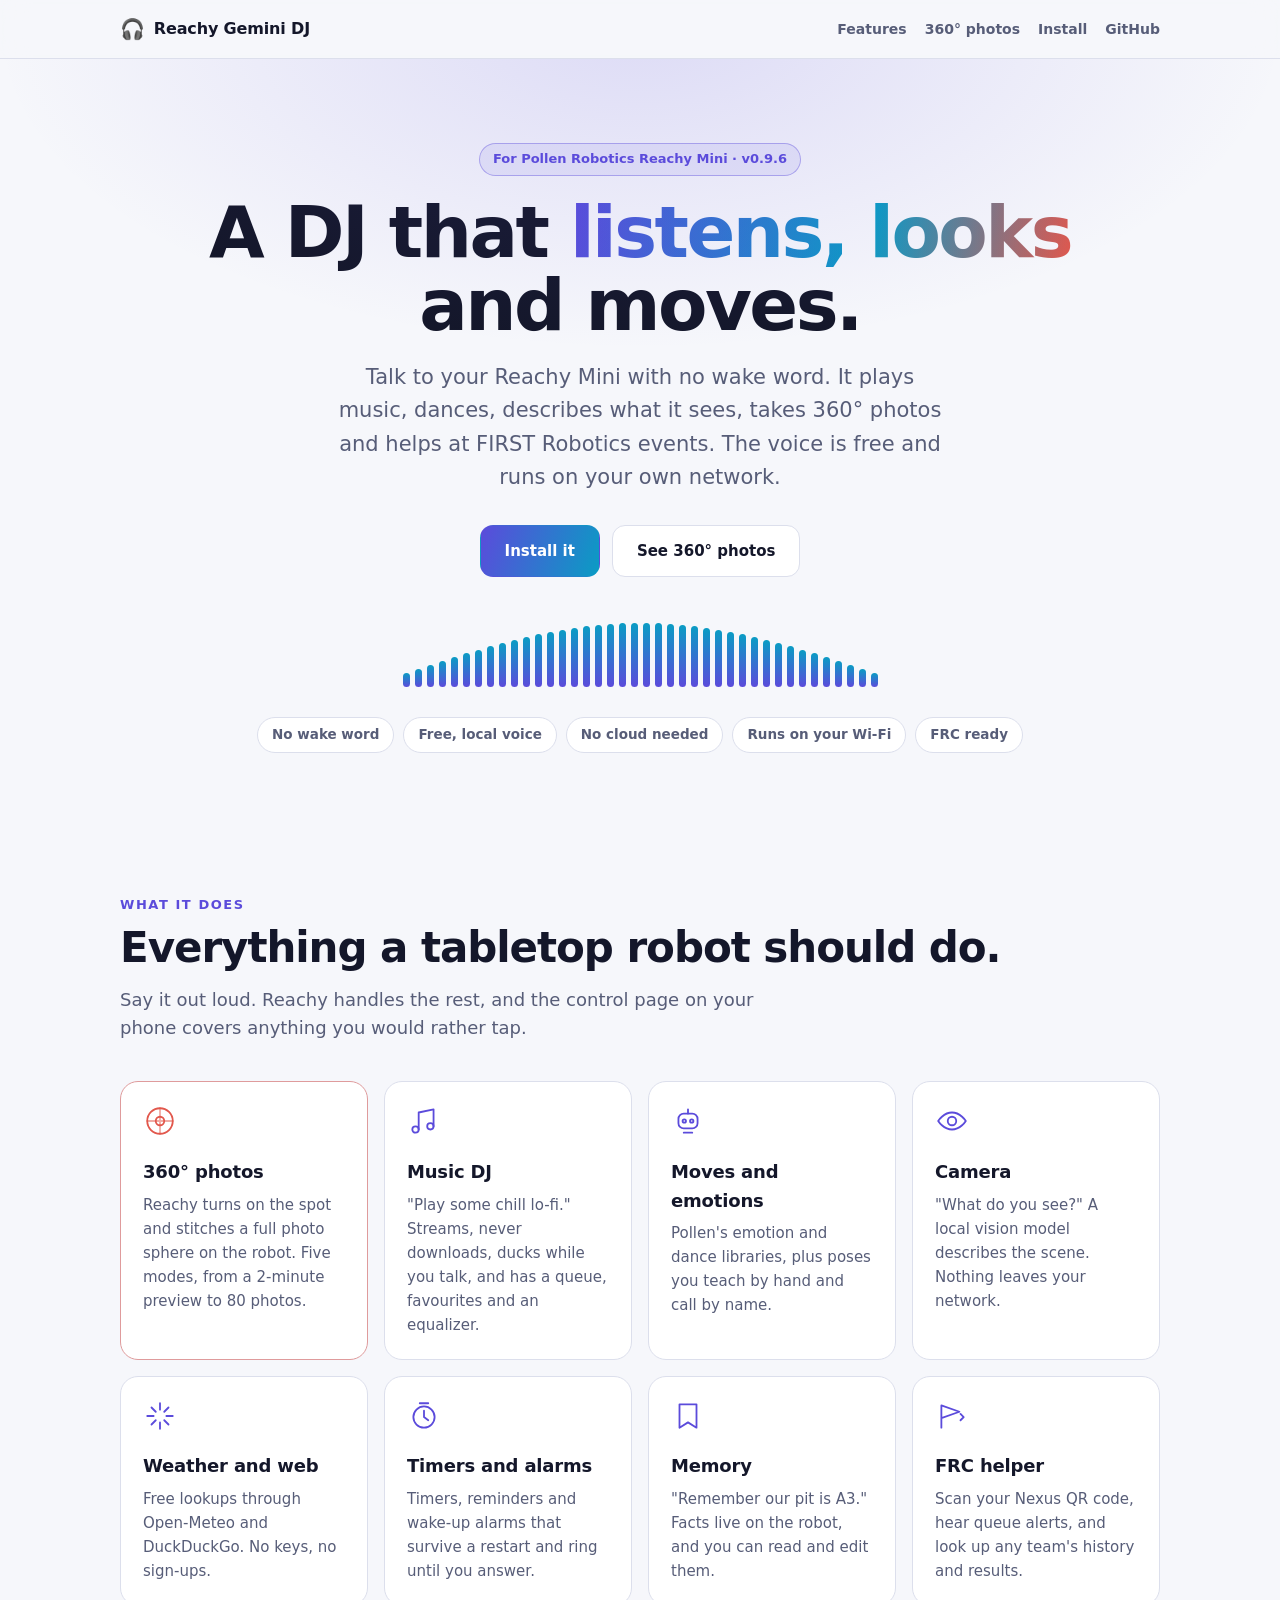
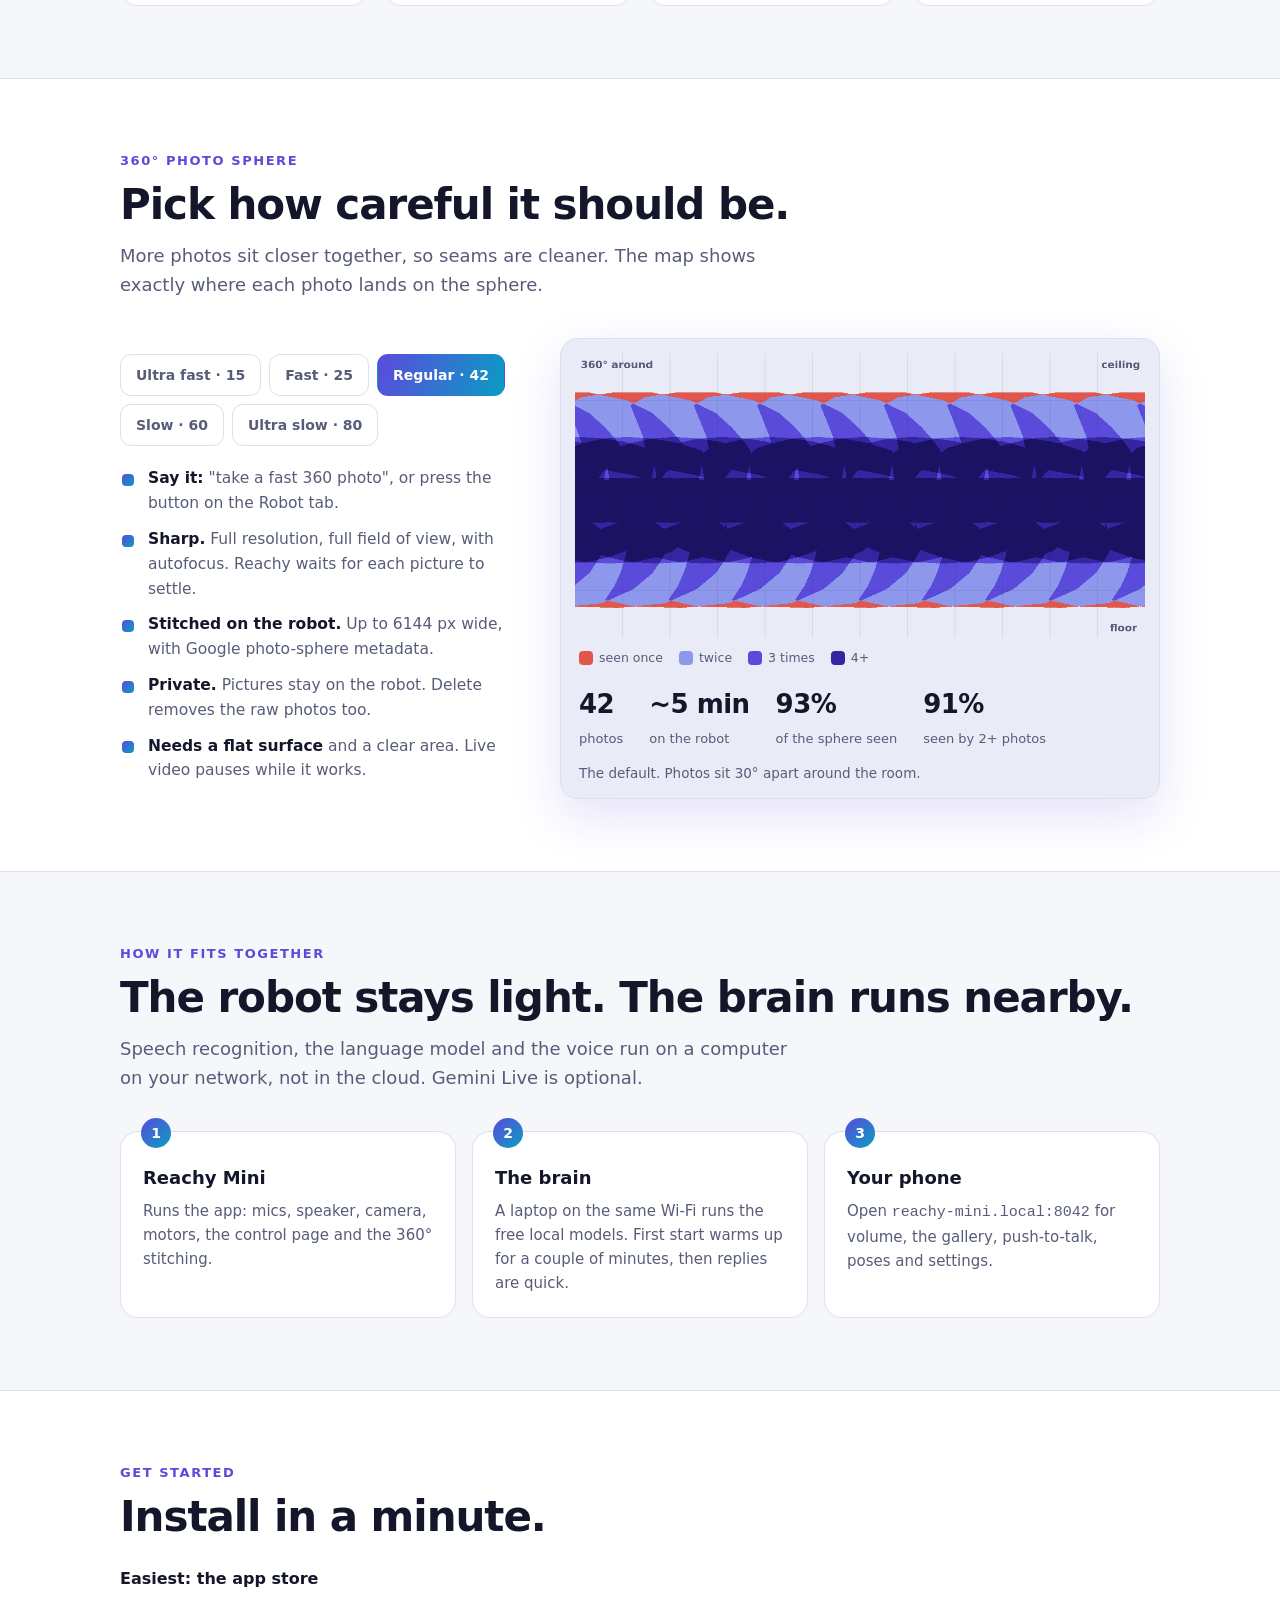
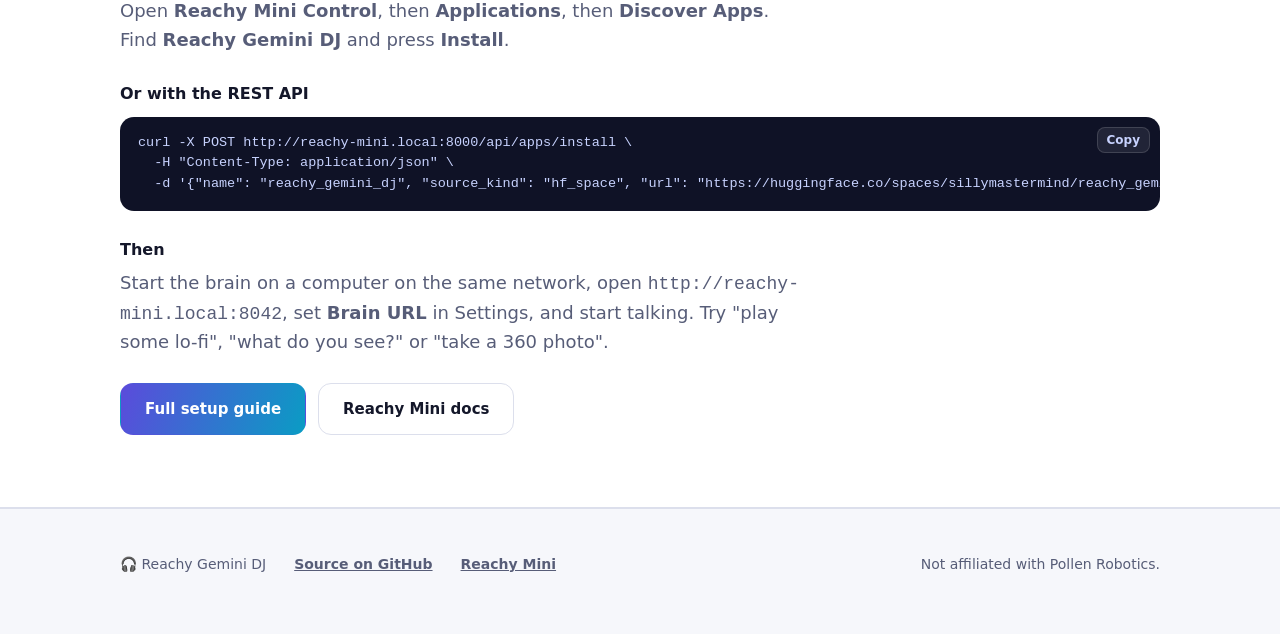
<file: index.html>
<!DOCTYPE html>
<html lang="en">
<head>
<meta charset="utf-8">
<meta name="viewport" content="width=device-width, initial-scale=1">
<title>Reachy Gemini DJ</title>
<meta name="description" content="A voice DJ, 360° photographer and helper for the Pollen Robotics Reachy Mini. Free local voice, no wake word.">
<style>
:root{
  --bg:#f6f7fb; --bg2:#ffffff; --ink:#14172a; --mute:#575d78; --line:#dcdfec; --card:#ffffff;
  --a1:#5b4bdb; --a2:#0a9cc4; --a3:#e2574c; --glow:rgba(91,75,219,.16);
  --code:#0f1226; --codeink:#c7d2fe; --map:#e9ecf7; --maplines:rgba(20,23,42,.10);
}
@media (prefers-color-scheme:dark){
  :root{
    --bg:#090b14; --bg2:#0e1120; --ink:#eceffd; --mute:#9aa1c2; --line:#222741; --card:#121629;
    --a1:#8b7dff; --a2:#33c6ee; --a3:#ff7a6e; --glow:rgba(139,125,255,.20);
    --code:#070914; --codeink:#b8c4ff; --map:#0b0e1c; --maplines:rgba(236,239,253,.09);
  }
}
*{box-sizing:border-box} html{scroll-behavior:smooth}
@media (prefers-reduced-motion:reduce){html{scroll-behavior:auto}*{animation:none!important;transition:none!important}}
body{margin:0;background:var(--bg);color:var(--ink);font:16px/1.6 system-ui,-apple-system,"Segoe UI",Roboto,sans-serif;-webkit-font-smoothing:antialiased}
a{color:var(--a1)} a:hover{text-decoration:none}
:focus-visible{outline:3px solid var(--a2);outline-offset:3px;border-radius:6px}
.wrap{max-width:1080px;margin:0 auto;padding:0 20px}
/* nav */
nav{position:sticky;top:0;z-index:5;backdrop-filter:blur(14px);background:color-mix(in srgb,var(--bg) 82%,transparent);border-bottom:1px solid var(--line)}
nav .wrap{display:flex;align-items:center;gap:20px;height:58px}
.brand{font-weight:800;letter-spacing:-.01em;color:var(--ink);text-decoration:none;display:flex;align-items:center;gap:9px}
.brand i{font-style:normal;font-size:20px}
nav .links{margin-left:auto;display:flex;gap:18px;font-size:14px}
nav .links a{color:var(--mute);text-decoration:none;font-weight:600} nav .links a:hover{color:var(--ink)}
@media(max-width:560px){nav .links a:nth-child(-n+2){display:none}}
/* hero */
.hero{position:relative;overflow:hidden;padding:84px 0 70px;text-align:center}
.hero:before{content:"";position:absolute;inset:-40% -10% auto;height:120%;background:radial-gradient(60% 50% at 50% 30%,var(--glow),transparent 70%);pointer-events:none}
.pill{display:inline-block;font-size:13px;font-weight:700;color:var(--a1);border:1px solid color-mix(in srgb,var(--a1) 40%,transparent);padding:5px 13px;border-radius:99px;background:color-mix(in srgb,var(--a1) 9%,transparent)}
h1{font-size:clamp(38px,7vw,72px);line-height:1.02;letter-spacing:-.035em;margin:20px auto 18px;max-width:19ch;font-weight:850}
h1 span{background:linear-gradient(100deg,var(--a1),var(--a2) 60%,var(--a3));-webkit-background-clip:text;background-clip:text;color:transparent}
.lede{font-size:clamp(17px,2.2vw,21px);color:var(--mute);max-width:46ch;margin:0 auto 30px}
.cta{display:flex;gap:12px;justify-content:center;flex-wrap:wrap}
.btn{display:inline-flex;align-items:center;gap:8px;padding:13px 24px;border-radius:13px;font-weight:700;text-decoration:none;font-size:15px;border:1px solid var(--line);color:var(--ink);background:var(--card);transition:transform .15s,box-shadow .15s}
.btn:hover{transform:translateY(-2px);box-shadow:0 10px 26px var(--glow)}
.btn.main{background:linear-gradient(110deg,var(--a1),var(--a2));color:#fff;border-color:transparent}
.eq{display:flex;gap:5px;align-items:flex-end;justify-content:center;height:64px;margin:46px auto 0}
.eq b{width:7px;border-radius:4px;background:linear-gradient(var(--a2),var(--a1));animation:bar 1.3s ease-in-out infinite;transform-origin:bottom}
@keyframes bar{0%,100%{transform:scaleY(.25)}50%{transform:scaleY(1)}}
.chips{display:flex;flex-wrap:wrap;gap:9px;justify-content:center;margin-top:30px}
.chips span{font-size:13.5px;font-weight:600;color:var(--mute);border:1px solid var(--line);border-radius:99px;padding:6px 14px;background:var(--card)}
/* sections */
section{padding:72px 0}
.alt{background:var(--bg2);border-block:1px solid var(--line)}
.eyebrow{font-size:13px;font-weight:800;letter-spacing:.12em;text-transform:uppercase;color:var(--a1)}
h2{font-size:clamp(28px,4.4vw,42px);line-height:1.1;letter-spacing:-.025em;margin:10px 0 14px;font-weight:820}
.sub{color:var(--mute);max-width:60ch;font-size:18px;margin:0 0 38px}
.grid{display:grid;grid-template-columns:repeat(auto-fill,minmax(235px,1fr));gap:16px}
.card{background:var(--card);border:1px solid var(--line);border-radius:18px;padding:22px;transition:transform .18s,box-shadow .18s,border-color .18s}
.card:hover{transform:translateY(-3px);box-shadow:0 14px 34px var(--glow);border-color:color-mix(in srgb,var(--a1) 45%,var(--line))}
.card svg{width:34px;height:34px;stroke:var(--a1);fill:none;stroke-width:1.7;stroke-linecap:round;stroke-linejoin:round;margin-bottom:12px}
.card h3{margin:0 0 6px;font-size:18px;letter-spacing:-.01em}
.card p{margin:0;color:var(--mute);font-size:15px}
.card.hot{border-color:color-mix(in srgb,var(--a3) 50%,var(--line))} .card.hot svg{stroke:var(--a3)}
/* 360 */
.pano{display:grid;grid-template-columns:minmax(0,1fr) minmax(0,1.5fr);gap:40px;align-items:center}
@media(max-width:860px){.pano{grid-template-columns:1fr}}
.modes{display:flex;flex-wrap:wrap;gap:8px;margin:0 0 16px}
.modes button{font:inherit;font-weight:700;font-size:14px;padding:9px 15px;border-radius:11px;border:1px solid var(--line);background:var(--card);color:var(--mute);cursor:pointer;transition:all .15s}
.modes button:hover{color:var(--ink);border-color:var(--a1)}
.modes button[aria-checked=true]{background:linear-gradient(110deg,var(--a1),var(--a2));color:#fff;border-color:transparent}
.mapbox{background:var(--map);border:1px solid var(--line);border-radius:18px;padding:14px;box-shadow:0 18px 50px var(--glow)}
canvas{display:block;width:100%;height:auto;border-radius:10px}
.legend{display:flex;gap:16px;flex-wrap:wrap;font-size:12.5px;color:var(--mute);margin:10px 4px 0}.legend span{display:flex;align-items:center;gap:6px}.legend i{width:14px;height:14px;border-radius:4px;display:inline-block}
.stats{display:flex;gap:26px;flex-wrap:wrap;margin:16px 4px 2px}
.stats div b{display:block;font-size:26px;letter-spacing:-.02em;font-variant-numeric:tabular-nums}
.stats div span{font-size:13px;color:var(--mute)}
.note{font-size:13.5px;color:var(--mute);margin:12px 4px 0}
.facts{list-style:none;padding:0;margin:20px 0 0;display:grid;gap:11px}
.facts li{padding-left:28px;position:relative;color:var(--mute);font-size:15.5px}
.facts li:before{content:"";position:absolute;left:2px;top:.5em;width:12px;height:12px;border-radius:4px;background:linear-gradient(135deg,var(--a1),var(--a2))}
.facts b{color:var(--ink)}
/* how */
.steps{display:grid;grid-template-columns:repeat(auto-fit,minmax(250px,1fr));gap:16px;counter-reset:s}
.step{position:relative;background:var(--card);border:1px solid var(--line);border-radius:18px;padding:26px 22px 22px}
.step:before{counter-increment:s;content:counter(s);position:absolute;top:-14px;left:20px;width:30px;height:30px;border-radius:50%;background:linear-gradient(135deg,var(--a1),var(--a2));color:#fff;font-weight:800;display:grid;place-items:center;font-size:14px}
.step h3{margin:6px 0 6px;font-size:18px} .step p{margin:0;color:var(--mute);font-size:15px}
/* install */
.code{position:relative;background:var(--code);color:var(--codeink);border-radius:14px;padding:16px 56px 16px 18px;font:13.5px/1.55 ui-monospace,SFMono-Regular,Menlo,Consolas,monospace;overflow-x:auto;margin:10px 0 18px;white-space:pre}
.copy{position:absolute;right:10px;top:10px;font:600 12px system-ui;color:var(--codeink);background:rgba(255,255,255,.08);border:1px solid rgba(255,255,255,.14);border-radius:8px;padding:5px 9px;cursor:pointer}
.copy:hover{background:rgba(255,255,255,.16)}
.inst h3{margin:26px 0 0;font-size:16px}
footer{padding:44px 0 60px;color:var(--mute);font-size:14px;border-top:1px solid var(--line)}
footer .wrap{display:flex;flex-wrap:wrap;gap:12px 28px;align-items:center}
footer a{color:var(--mute);font-weight:600} footer .r{margin-left:auto}
</style>
</head>
<body>
<nav><div class="wrap">
  <a class="brand" href="#top"><i>🎧</i> Reachy Gemini DJ</a>
  <div class="links"><a href="#features">Features</a><a href="#photos">360° photos</a><a href="#install">Install</a><a href="https://github.com/erikb-lab/reachy_gemini_dj" target="_blank" rel="noopener noreferrer">GitHub</a></div>
</div></nav>

<header class="hero" id="top"><div class="wrap">
  <span class="pill">For Pollen Robotics Reachy Mini · v0.9.6</span>
  <h1>A DJ that <span>listens, looks</span> and moves.</h1>
  <p class="lede">Talk to your Reachy Mini with no wake word. It plays music, dances, describes what it sees, takes 360° photos and helps at FIRST Robotics events. The voice is free and runs on your own network.</p>
  <div class="cta"><a class="btn main" href="#install">Install it</a><a class="btn" href="#photos">See 360° photos</a></div>
  <div class="eq" aria-hidden="true"></div>
  <div class="chips"><span>No wake word</span><span>Free, local voice</span><span>No cloud needed</span><span>Runs on your Wi-Fi</span><span>FRC ready</span></div>
</div></header>

<section id="features"><div class="wrap">
  <div class="eyebrow">What it does</div>
  <h2>Everything a tabletop robot should do.</h2>
  <p class="sub">Say it out loud. Reachy handles the rest, and the control page on your phone covers anything you would rather tap.</p>
  <div class="grid">
    <div class="card hot"><svg viewBox="0 0 32 32"><circle cx="16" cy="16" r="12"/><circle cx="16" cy="16" r="4"/><path d="M4 16h24M16 4v24" opacity=".5"/></svg><h3>360° photos</h3><p>Reachy turns on the spot and stitches a full photo sphere on the robot. Five modes, from a 2-minute preview to 80 photos.</p></div>
    <div class="card"><svg viewBox="0 0 32 32"><path d="M11 24V8l14-3v16"/><circle cx="8" cy="24" r="3"/><circle cx="22" cy="21" r="3"/></svg><h3>Music DJ</h3><p>"Play some chill lo-fi." Streams, never downloads, ducks while you talk, and has a queue, favourites and an equalizer.</p></div>
    <div class="card"><svg viewBox="0 0 32 32"><rect x="7" y="9" width="18" height="14" rx="5"/><circle cx="12.5" cy="16" r="1.6"/><circle cx="19.5" cy="16" r="1.6"/><path d="M16 9V5M12 27h8"/></svg><h3>Moves and emotions</h3><p>Pollen's emotion and dance libraries, plus poses you teach by hand and call by name.</p></div>
    <div class="card"><svg viewBox="0 0 32 32"><path d="M3 16s5-8 13-8 13 8 13 8-5 8-13 8S3 16 3 16z"/><circle cx="16" cy="16" r="4"/></svg><h3>Camera</h3><p>"What do you see?" A local vision model describes the scene. Nothing leaves your network.</p></div>
    <div class="card"><svg viewBox="0 0 32 32"><path d="M16 4v6M16 22v6M4 16h6M22 16h6M8 8l4 4M20 20l4 4M24 8l-4 4M12 20l-4 4"/></svg><h3>Weather and web</h3><p>Free lookups through Open-Meteo and DuckDuckGo. No keys, no sign-ups.</p></div>
    <div class="card"><svg viewBox="0 0 32 32"><circle cx="16" cy="17" r="10"/><path d="M16 11v6l4 3M12 4h8"/></svg><h3>Timers and alarms</h3><p>Timers, reminders and wake-up alarms that survive a restart and ring until you answer.</p></div>
    <div class="card"><svg viewBox="0 0 32 32"><path d="M8 5h16v22l-8-5-8 5z"/></svg><h3>Memory</h3><p>"Remember our pit is A3." Facts live on the robot, and you can read and edit them.</p></div>
    <div class="card"><svg viewBox="0 0 32 32"><path d="M6 27V6l17 6-17 6M6 27h0"/><path d="M24 14l3 3-3 3"/></svg><h3>FRC helper</h3><p>Scan your Nexus QR code, hear queue alerts, and look up any team's history and results.</p></div>
  </div>
</div></section>

<section id="photos" class="alt"><div class="wrap">
  <div class="eyebrow">360° photo sphere</div>
  <h2>Pick how careful it should be.</h2>
  <p class="sub">More photos sit closer together, so seams are cleaner. The map shows exactly where each photo lands on the sphere.</p>
  <div class="pano">
    <div>
      <div class="modes" role="radiogroup" aria-label="360° photo mode" id="modes"></div>
      <ul class="facts">
        <li><b>Say it:</b> "take a fast 360 photo", or press the button on the Robot tab.</li>
        <li><b>Sharp.</b> Full resolution, full field of view, with autofocus. Reachy waits for each picture to settle.</li>
        <li><b>Stitched on the robot.</b> Up to 6144 px wide, with Google photo-sphere metadata.</li>
        <li><b>Private.</b> Pictures stay on the robot. Delete removes the raw photos too.</li>
        <li><b>Needs a flat surface</b> and a clear area. Live video pauses while it works.</li>
      </ul>
    </div>
    <div class="mapbox">
      <canvas id="map" width="1200" height="600" role="img" aria-label="Map of the sphere, coloured by how many photos see each spot"></canvas>
      <div class="legend" id="legend" aria-hidden="true"><span><i></i>seen once</span><span><i></i>twice</span><span><i></i>3 times</span><span><i></i>4+</span></div>
      <div class="stats" aria-live="polite">
        <div><b id="sShots">42</b><span>photos</span></div>
        <div><b id="sTime">~5 min</b><span>on the robot</span></div>
        <div><b id="sSeen">93%</b><span>of the sphere seen</span></div>
        <div><b id="sTwice">91%</b><span>seen by 2+ photos</span></div>
      </div>
      <p class="note" id="mNote"></p>
    </div>
  </div>
</div></section>

<section id="how"><div class="wrap">
  <div class="eyebrow">How it fits together</div>
  <h2>The robot stays light. The brain runs nearby.</h2>
  <p class="sub">Speech recognition, the language model and the voice run on a computer on your network, not in the cloud. Gemini Live is optional.</p>
  <div class="steps">
    <div class="step"><h3>Reachy Mini</h3><p>Runs the app: mics, speaker, camera, motors, the control page and the 360° stitching.</p></div>
    <div class="step"><h3>The brain</h3><p>A laptop on the same Wi-Fi runs the free local models. First start warms up for a couple of minutes, then replies are quick.</p></div>
    <div class="step"><h3>Your phone</h3><p>Open <code>reachy-mini.local:8042</code> for volume, the gallery, push-to-talk, poses and settings.</p></div>
  </div>
</div></section>

<section id="install" class="alt inst"><div class="wrap">
  <div class="eyebrow">Get started</div>
  <h2>Install in a minute.</h2>
  <h3>Easiest: the app store</h3>
  <p class="sub" style="margin:6px 0 0">Open <b>Reachy Mini Control</b>, then <b>Applications</b>, then <b>Discover Apps</b>. Find <b>Reachy Gemini DJ</b> and press <b>Install</b>.</p>
  <h3>Or with the REST API</h3>
  <div class="code" data-copy>curl -X POST http://reachy-mini.local:8000/api/apps/install \
  -H "Content-Type: application/json" \
  -d '{"name": "reachy_gemini_dj", "source_kind": "hf_space", "url": "https://huggingface.co/spaces/sillymastermind/reachy_gemini_dj"}'<button class="copy" type="button">Copy</button></div>
  <h3>Then</h3>
  <p class="sub" style="margin:6px 0 0">Start the brain on a computer on the same network, open <code>http://reachy-mini.local:8042</code>, set <b>Brain URL</b> in Settings, and start talking. Try "play some lo-fi", "what do you see?" or "take a 360 photo".</p>
  <div class="cta" style="justify-content:flex-start;margin-top:26px">
    <a class="btn main" href="https://github.com/erikb-lab/reachy_gemini_dj#readme" target="_blank" rel="noopener noreferrer">Full setup guide</a>
    <a class="btn" href="https://huggingface.co/docs/reachy_mini/en/index" target="_blank" rel="noopener noreferrer">Reachy Mini docs</a>
  </div>
</div></section>

<footer><div class="wrap">
  <span>🎧 Reachy Gemini DJ</span>
  <a href="https://github.com/erikb-lab/reachy_gemini_dj" target="_blank" rel="noopener noreferrer">Source on GitHub</a>
  <a href="https://huggingface.co/docs/reachy_mini/en/index" target="_blank" rel="noopener noreferrer">Reachy Mini</a>
  <span class="r">Not affiliated with Pollen Robotics.</span>
</div></footer>

<script>
(function(){
  // ---- equalizer bars
  var eq=document.querySelector('.eq'),h='';
  for(var i=0;i<40;i++){var m=Math.sin(i/39*Math.PI);h+='<b style="height:'+Math.round(14+m*50)+'px;animation-delay:'+(-(i*0.09)).toFixed(2)+'s;animation-duration:'+(1.0+((i*7)%5)*0.12).toFixed(2)+'s"></b>';}
  eq.innerHTML=h;
  // ---- 360 photo map. SHOTS: one outline per photo, [lon,lat] in degrees (tools/space_shots.py draws them from the app's real plans)
  var SHOTS={"ultra_fast":[[[-93,28],[-100,21],[-107,14],[-113,6],[-119,-2],[-126,-2],[-135,1],[-145,5],[-156,9],[-168,13],[-179,15],[-189,17],[-197,19],[-199,27],[-201,37],[-205,47],[-209,57],[-200,62],[-180,65],[-155,65],[-131,60],[-115,52],[-105,43],[-98,35]],[[-21,28],[-28,21],[-35,14],[-41,6],[-47,-2],[-54,-2],[-63,1],[-73,5],[-84,9],[-96,13],[-107,15],[-117,17],[-125,19],[-127,27],[-129,37],[-133,47],[-137,57],[-128,62],[-108,65],[-83,65],[-59,60],[-43,52],[-33,43],[-26,35]],[[51,28],[44,21],[37,14],[31,6],[25,-2],[18,-2],[9,1],[-1,5],[-12,9],[-24,13],[-35,15],[-45,17],[-53,19],[-55,27],[-57,37],[-61,47],[-65,57],[-56,62],[-36,65],[-11,65],[13,60],[29,52],[39,43],[46,35]],[[123,28],[116,21],[109,14],[103,6],[97,-2],[90,-2],[81,1],[71,5],[60,9],[48,13],[37,15],[27,17],[19,19],[17,27],[15,37],[11,47],[7,57],[16,62],[36,65],[61,65],[85,60],[101,52],[111,43],[118,35]],[[195,28],[188,21],[181,14],[175,6],[169,-2],[162,-2],[153,1],[143,5],[132,9],[120,13],[109,15],[99,17],[91,19],[89,27],[87,37],[83,47],[79,57],[88,62],[108,65],[133,65],[157,60],[173,52],[183,43],[190,35]],[[166,19],[166,10],[166,0],[167,-10],[167,-20],[161,-24],[151,-27],[139,-28],[125,-29],[111,-29],[99,-27],[88,-24],[80,-22],[80,-13],[81,-3],[81,7],[81,17],[87,21],[97,23],[109,24],[122,25],[135,24],[147,23],[158,21]],[[94,19],[94,10],[94,0],[95,-10],[95,-20],[89,-24],[79,-27],[67,-28],[53,-29],[39,-29],[27,-27],[16,-24],[8,-22],[8,-13],[9,-3],[9,7],[9,17],[15,21],[25,23],[37,24],[50,25],[63,24],[75,23],[86,21]],[[22,19],[22,10],[22,0],[23,-10],[23,-20],[17,-24],[7,-27],[-5,-28],[-19,-29],[-33,-29],[-45,-27],[-56,-24],[-64,-22],[-64,-13],[-63,-3],[-63,7],[-63,17],[-57,21],[-47,23],[-35,24],[-22,25],[-9,24],[3,23],[14,21]],[[-50,19],[-50,10],[-50,0],[-49,-10],[-49,-20],[-55,-24],[-65,-27],[-77,-28],[-91,-29],[-105,-29],[-117,-27],[-128,-24],[-136,-22],[-136,-13],[-135,-3],[-135,7],[-135,17],[-129,21],[-119,23],[-107,24],[-94,25],[-81,24],[-69,23],[-58,21]],[[-122,19],[-122,10],[-122,0],[-121,-10],[-121,-20],[-127,-24],[-137,-27],[-149,-28],[-163,-29],[-177,-29],[-189,-27],[-200,-24],[-208,-22],[-208,-13],[-207,-3],[-207,7],[-207,17],[-201,21],[-191,23],[-179,24],[-166,25],[-153,24],[-141,23],[-130,21]],[[-141,3],[-135,-4],[-127,-11],[-120,-18],[-112,-24],[-112,-31],[-117,-40],[-123,-49],[-135,-59],[-155,-68],[-185,-71],[-215,-70],[-233,-66],[-227,-57],[-223,-48],[-220,-38],[-218,-28],[-211,-25],[-201,-23],[-190,-19],[-178,-15],[-167,-10],[-157,-5],[-148,-1]],[[-69,3],[-63,-4],[-55,-11],[-48,-18],[-40,-24],[-40,-31],[-45,-40],[-51,-49],[-63,-59],[-83,-68],[-113,-71],[-143,-70],[-161,-66],[-155,-57],[-151,-48],[-148,-38],[-146,-28],[-139,-25],[-129,-23],[-118,-19],[-106,-15],[-95,-10],[-85,-5],[-76,-1]],[[3,3],[9,-4],[17,-11],[24,-18],[32,-24],[32,-31],[27,-40],[21,-49],[9,-59],[-11,-68],[-41,-71],[-71,-70],[-89,-66],[-83,-57],[-79,-48],[-76,-38],[-74,-28],[-67,-25],[-57,-23],[-46,-19],[-34,-15],[-23,-10],[-13,-5],[-4,-1]],[[75,3],[81,-4],[89,-11],[96,-18],[104,-24],[104,-31],[99,-40],[93,-49],[81,-59],[61,-68],[31,-71],[1,-70],[-17,-66],[-11,-57],[-7,-48],[-4,-38],[-2,-28],[5,-25],[15,-23],[26,-19],[38,-15],[49,-10],[59,-5],[68,-1]],[[147,3],[153,-4],[161,-11],[168,-18],[176,-24],[176,-31],[171,-40],[165,-49],[153,-59],[133,-68],[103,-71],[73,-70],[55,-66],[61,-57],[65,-48],[68,-38],[70,-28],[77,-25],[87,-23],[98,-19],[110,-15],[121,-10],[131,-5],[140,-1]]],"fast":[[[-99,28],[-106,21],[-113,14],[-119,6],[-125,-2],[-132,-2],[-141,1],[-151,5],[-162,9],[-174,13],[-185,15],[-195,17],[-203,19],[-205,27],[-207,37],[-211,47],[-215,57],[-206,62],[-186,65],[-161,65],[-137,60],[-121,52],[-111,43],[-104,35]],[[-39,28],[-46,21],[-53,14],[-59,6],[-65,-2],[-72,-2],[-81,1],[-91,5],[-102,9],[-114,13],[-125,15],[-135,17],[-143,19],[-145,27],[-147,37],[-151,47],[-155,57],[-146,62],[-126,65],[-101,65],[-77,60],[-61,52],[-51,43],[-44,35]],[[21,28],[14,21],[7,14],[1,6],[-5,-2],[-12,-2],[-21,1],[-31,5],[-42,9],[-54,13],[-65,15],[-75,17],[-83,19],[-85,27],[-87,37],[-91,47],[-95,57],[-86,62],[-66,65],[-41,65],[-17,60],[-1,52],[9,43],[16,35]],[[81,28],[74,21],[67,14],[61,6],[55,-2],[48,-2],[39,1],[29,5],[18,9],[6,13],[-5,15],[-15,17],[-23,19],[-25,27],[-27,37],[-31,47],[-35,57],[-26,62],[-6,65],[19,65],[43,60],[59,52],[69,43],[76,35]],[[141,28],[134,21],[127,14],[121,6],[115,-2],[108,-2],[99,1],[89,5],[78,9],[66,13],[55,15],[45,17],[37,19],[35,27],[33,37],[29,47],[25,57],[34,62],[54,65],[79,65],[103,60],[119,52],[129,43],[136,35]],[[201,28],[194,21],[187,14],[181,6],[175,-2],[168,-2],[159,1],[149,5],[138,9],[126,13],[115,15],[105,17],[97,19],[95,27],[93,37],[89,47],[85,57],[94,62],[114,65],[139,65],[163,60],[179,52],[189,43],[196,35]],[[178,28],[177,19],[176,9],[175,-1],[174,-11],[167,-14],[158,-16],[147,-17],[134,-17],[122,-17],[110,-16],[100,-15],[92,-13],[91,-5],[90,5],[88,15],[87,25],[93,30],[103,33],[116,36],[130,37],[145,36],[159,34],[170,31]],[[118,28],[117,19],[116,9],[115,-1],[114,-11],[107,-14],[98,-16],[87,-17],[74,-17],[62,-17],[50,-16],[40,-15],[32,-13],[31,-5],[30,5],[28,15],[27,25],[33,30],[43,33],[56,36],[70,37],[85,36],[99,34],[110,31]],[[58,28],[57,19],[56,9],[55,-1],[54,-11],[47,-14],[38,-16],[27,-17],[14,-17],[2,-17],[-10,-16],[-20,-15],[-28,-13],[-29,-5],[-30,5],[-32,15],[-33,25],[-27,30],[-17,33],[-4,36],[10,37],[25,36],[39,34],[50,31]],[[-2,28],[-3,19],[-4,9],[-5,-1],[-6,-11],[-13,-14],[-22,-16],[-33,-17],[-46,-17],[-58,-17],[-70,-16],[-80,-15],[-88,-13],[-89,-5],[-90,5],[-92,15],[-93,25],[-87,30],[-77,33],[-64,36],[-50,37],[-35,36],[-21,34],[-10,31]],[[-62,28],[-63,19],[-64,9],[-65,-1],[-66,-11],[-73,-14],[-82,-16],[-93,-17],[-106,-17],[-118,-17],[-130,-16],[-140,-15],[-148,-13],[-149,-5],[-150,5],[-152,15],[-153,25],[-147,30],[-137,33],[-124,36],[-110,37],[-95,36],[-81,34],[-70,31]],[[-122,28],[-123,19],[-124,9],[-125,-1],[-126,-11],[-133,-14],[-142,-16],[-153,-17],[-166,-17],[-178,-17],[-190,-16],[-200,-15],[-208,-13],[-209,-5],[-210,5],[-212,15],[-213,25],[-207,30],[-197,33],[-184,36],[-170,37],[-155,36],[-141,34],[-130,31]],[[-97,8],[-96,-1],[-94,-11],[-92,-21],[-90,-30],[-95,-35],[-106,-39],[-120,-42],[-136,-43],[-152,-42],[-167,-39],[-178,-35],[-186,-31],[-184,-23],[-182,-13],[-180,-3],[-178,7],[-171,10],[-162,10],[-151,11],[-139,11],[-126,11],[-115,10],[-105,9]],[[-37,8],[-36,-1],[-34,-11],[-32,-21],[-30,-30],[-35,-35],[-46,-39],[-60,-42],[-76,-43],[-92,-42],[-107,-39],[-118,-35],[-126,-31],[-124,-23],[-122,-13],[-120,-3],[-118,7],[-111,10],[-102,10],[-91,11],[-79,11],[-66,11],[-55,10],[-45,9]],[[23,8],[24,-1],[26,-11],[28,-21],[30,-30],[25,-35],[14,-39],[0,-42],[-16,-43],[-32,-42],[-47,-39],[-58,-35],[-66,-31],[-64,-23],[-62,-13],[-60,-3],[-58,7],[-51,10],[-42,10],[-31,11],[-19,11],[-6,11],[5,10],[15,9]],[[83,8],[84,-1],[86,-11],[88,-21],[90,-30],[85,-35],[74,-39],[60,-42],[44,-43],[28,-42],[13,-39],[2,-35],[-6,-31],[-4,-23],[-2,-13],[0,-3],[2,7],[9,10],[18,10],[29,11],[41,11],[54,11],[65,10],[75,9]],[[143,8],[144,-1],[146,-11],[148,-21],[150,-30],[145,-35],[134,-39],[120,-42],[104,-43],[88,-42],[73,-39],[62,-35],[54,-31],[56,-23],[58,-13],[60,-3],[62,7],[69,10],[78,10],[89,11],[101,11],[114,11],[125,10],[135,9]],[[203,8],[204,-1],[206,-11],[208,-21],[210,-30],[205,-35],[194,-39],[180,-42],[164,-43],[148,-42],[133,-39],[122,-35],[114,-31],[116,-23],[118,-13],[120,-3],[122,7],[129,10],[138,10],[149,11],[161,11],[174,11],[185,10],[195,9]],[[163,3],[169,-4],[176,-11],[184,-18],[192,-24],[191,-31],[187,-40],[180,-49],[169,-59],[149,-68],[118,-71],[89,-70],[71,-66],[77,-57],[81,-48],[84,-38],[86,-28],[93,-25],[103,-23],[114,-19],[125,-15],[137,-10],[147,-5],[156,-1]],[[111,3],[117,-4],[125,-11],[132,-18],[140,-24],[140,-31],[135,-40],[129,-49],[117,-59],[97,-68],[67,-71],[37,-70],[19,-66],[25,-57],[29,-48],[32,-38],[34,-28],[41,-25],[51,-23],[62,-19],[74,-15],[85,-10],[95,-5],[104,-1]],[[60,3],[66,-4],[73,-11],[81,-18],[89,-24],[88,-31],[84,-40],[77,-49],[66,-59],[46,-68],[15,-71],[-14,-70],[-32,-66],[-26,-57],[-22,-48],[-19,-38],[-17,-28],[-10,-25],[0,-23],[11,-19],[23,-15],[34,-10],[44,-5],[53,-1]],[[8,3],[15,-4],[22,-11],[30,-18],[37,-24],[37,-31],[33,-40],[26,-49],[14,-59],[-6,-68],[-36,-71],[-65,-70],[-84,-66],[-78,-57],[-73,-48],[-71,-38],[-68,-28],[-62,-25],[-52,-23],[-41,-19],[-29,-15],[-18,-10],[-7,-5],[1,-1]],[[-43,3],[-37,-4],[-30,-11],[-22,-18],[-14,-24],[-14,-31],[-19,-40],[-26,-49],[-37,-59],[-57,-68],[-88,-71],[-117,-70],[-135,-66],[-129,-57],[-125,-48],[-122,-38],[-120,-28],[-113,-25],[-103,-23],[-92,-19],[-80,-15],[-69,-10],[-59,-5],[-50,-1]],[[-94,3],[-88,-4],[-81,-11],[-73,-18],[-65,-24],[-66,-31],[-70,-40],[-77,-49],[-89,-59],[-108,-68],[-139,-71],[-168,-70],[-186,-66],[-181,-57],[-176,-48],[-173,-38],[-171,-28],[-164,-25],[-155,-23],[-143,-19],[-132,-15],[-120,-10],[-110,-5],[-102,-1]],[[-146,3],[-140,-4],[-132,-11],[-125,-18],[-117,-24],[-117,-31],[-122,-40],[-129,-49],[-140,-59],[-160,-68],[-190,-71],[-220,-70],[-238,-66],[-232,-57],[-228,-48],[-225,-38],[-223,-28],[-216,-25],[-206,-23],[-195,-19],[-183,-15],[-172,-10],[-162,-5],[-153,-1]]],"regular":[[[-109,28],[-116,21],[-123,14],[-129,6],[-135,-2],[-142,-2],[-151,1],[-161,5],[-172,9],[-184,13],[-195,15],[-205,17],[-213,19],[-215,27],[-217,37],[-221,47],[-225,57],[-216,62],[-196,65],[-171,65],[-147,60],[-131,52],[-121,43],[-114,35]],[[-69,28],[-76,21],[-83,14],[-89,6],[-95,-2],[-102,-2],[-111,1],[-121,5],[-132,9],[-144,13],[-155,15],[-165,17],[-173,19],[-175,27],[-177,37],[-181,47],[-185,57],[-176,62],[-156,65],[-131,65],[-107,60],[-91,52],[-81,43],[-74,35]],[[-29,28],[-36,21],[-43,14],[-49,6],[-55,-2],[-62,-2],[-71,1],[-81,5],[-92,9],[-104,13],[-115,15],[-125,17],[-133,19],[-135,27],[-137,37],[-141,47],[-145,57],[-136,62],[-116,65],[-91,65],[-67,60],[-51,52],[-41,43],[-34,35]],[[11,28],[4,21],[-3,14],[-9,6],[-15,-2],[-22,-2],[-31,1],[-41,5],[-52,9],[-64,13],[-75,15],[-85,17],[-93,19],[-95,27],[-97,37],[-101,47],[-105,57],[-96,62],[-76,65],[-51,65],[-27,60],[-11,52],[-1,43],[6,35]],[[51,28],[44,21],[37,14],[31,6],[25,-2],[18,-2],[9,1],[-1,5],[-12,9],[-24,13],[-35,15],[-45,17],[-53,19],[-55,27],[-57,37],[-61,47],[-65,57],[-56,62],[-36,65],[-11,65],[13,60],[29,52],[39,43],[46,35]],[[91,28],[84,21],[77,14],[71,6],[65,-2],[58,-2],[49,1],[39,5],[28,9],[16,13],[5,15],[-5,17],[-13,19],[-15,27],[-17,37],[-21,47],[-25,57],[-16,62],[4,65],[29,65],[53,60],[69,52],[79,43],[86,35]],[[131,28],[124,21],[117,14],[111,6],[105,-2],[98,-2],[89,1],[79,5],[68,9],[56,13],[45,15],[35,17],[27,19],[25,27],[23,37],[19,47],[15,57],[24,62],[44,65],[69,65],[93,60],[109,52],[119,43],[126,35]],[[171,28],[164,21],[157,14],[151,6],[145,-2],[138,-2],[129,1],[119,5],[108,9],[96,13],[85,15],[75,17],[67,19],[65,27],[63,37],[59,47],[55,57],[64,62],[84,65],[109,65],[133,60],[149,52],[159,43],[166,35]],[[211,28],[204,21],[197,14],[191,6],[185,-2],[178,-2],[169,1],[159,5],[148,9],[136,13],[125,15],[115,17],[107,19],[105,27],[103,37],[99,47],[95,57],[104,62],[124,65],[149,65],[173,60],[189,52],[199,43],[206,35]],[[201,28],[200,19],[198,9],[197,-1],[196,-11],[190,-14],[180,-16],[169,-17],[157,-17],[144,-17],[132,-16],[122,-15],[114,-13],[113,-5],[112,5],[111,15],[109,25],[115,30],[125,33],[138,36],[153,37],[168,36],[181,34],[192,31]],[[171,28],[170,19],[168,9],[167,-1],[166,-11],[160,-14],[150,-16],[139,-17],[127,-17],[114,-17],[102,-16],[92,-15],[84,-13],[83,-5],[82,5],[81,15],[79,25],[85,30],[95,33],[108,36],[123,37],[138,36],[151,34],[162,31]],[[141,28],[140,19],[138,9],[137,-1],[136,-11],[130,-14],[120,-16],[109,-17],[97,-17],[84,-17],[72,-16],[62,-15],[54,-13],[53,-5],[52,5],[51,15],[49,25],[55,30],[65,33],[78,36],[93,37],[108,36],[121,34],[132,31]],[[111,28],[110,19],[108,9],[107,-1],[106,-11],[100,-14],[90,-16],[79,-17],[67,-17],[54,-17],[42,-16],[32,-15],[24,-13],[23,-5],[22,5],[21,15],[19,25],[25,30],[35,33],[48,36],[63,37],[78,36],[91,34],[102,31]],[[81,28],[80,19],[78,9],[77,-1],[76,-11],[70,-14],[60,-16],[49,-17],[37,-17],[24,-17],[12,-16],[2,-15],[-6,-13],[-7,-5],[-8,5],[-9,15],[-11,25],[-5,30],[5,33],[18,36],[33,37],[48,36],[61,34],[72,31]],[[51,28],[50,19],[48,9],[47,-1],[46,-11],[40,-14],[30,-16],[19,-17],[7,-17],[-6,-17],[-18,-16],[-28,-15],[-36,-13],[-37,-5],[-38,5],[-39,15],[-41,25],[-35,30],[-25,33],[-12,36],[3,37],[18,36],[31,34],[42,31]],[[21,28],[20,19],[18,9],[17,-1],[16,-11],[10,-14],[0,-16],[-11,-17],[-23,-17],[-36,-17],[-48,-16],[-58,-15],[-66,-13],[-67,-5],[-68,5],[-69,15],[-71,25],[-65,30],[-55,33],[-42,36],[-27,37],[-12,36],[1,34],[12,31]],[[-9,28],[-10,19],[-12,9],[-13,-1],[-14,-11],[-20,-14],[-30,-16],[-41,-17],[-53,-17],[-66,-17],[-78,-16],[-88,-15],[-96,-13],[-97,-5],[-98,5],[-99,15],[-101,25],[-95,30],[-85,33],[-72,36],[-57,37],[-42,36],[-29,34],[-18,31]],[[-39,28],[-40,19],[-42,9],[-43,-1],[-44,-11],[-50,-14],[-60,-16],[-71,-17],[-83,-17],[-96,-17],[-108,-16],[-118,-15],[-126,-13],[-127,-5],[-128,5],[-129,15],[-131,25],[-125,30],[-115,33],[-102,36],[-87,37],[-72,36],[-59,34],[-48,31]],[[-69,28],[-70,19],[-72,9],[-73,-1],[-74,-11],[-80,-14],[-90,-16],[-101,-17],[-113,-17],[-126,-17],[-138,-16],[-148,-15],[-156,-13],[-157,-5],[-158,5],[-159,15],[-161,25],[-155,30],[-145,33],[-132,36],[-117,37],[-102,36],[-89,34],[-78,31]],[[-99,28],[-100,19],[-102,9],[-103,-1],[-104,-11],[-110,-14],[-120,-16],[-131,-17],[-143,-17],[-156,-17],[-168,-16],[-178,-15],[-186,-13],[-187,-5],[-188,5],[-189,15],[-191,25],[-185,30],[-175,33],[-162,36],[-147,37],[-132,36],[-119,34],[-108,31]],[[-129,28],[-130,19],[-132,9],[-133,-1],[-134,-11],[-140,-14],[-150,-16],[-161,-17],[-173,-17],[-186,-17],[-198,-16],[-208,-15],[-216,-13],[-217,-5],[-218,5],[-219,15],[-221,25],[-215,30],[-205,33],[-192,36],[-177,37],[-162,36],[-149,34],[-138,31]],[[-120,8],[-118,-1],[-116,-11],[-114,-21],[-112,-30],[-118,-35],[-129,-39],[-142,-42],[-158,-43],[-175,-42],[-189,-39],[-200,-35],[-209,-31],[-206,-23],[-204,-13],[-202,-3],[-200,7],[-194,10],[-184,10],[-173,11],[-161,11],[-149,11],[-138,10],[-128,9]],[[-90,8],[-88,-1],[-86,-11],[-84,-21],[-82,-30],[-88,-35],[-99,-39],[-112,-42],[-128,-43],[-145,-42],[-159,-39],[-170,-35],[-179,-31],[-176,-23],[-174,-13],[-172,-3],[-170,7],[-164,10],[-154,10],[-143,11],[-131,11],[-119,11],[-108,10],[-98,9]],[[-60,8],[-58,-1],[-56,-11],[-54,-21],[-52,-30],[-58,-35],[-69,-39],[-82,-42],[-98,-43],[-115,-42],[-129,-39],[-140,-35],[-149,-31],[-146,-23],[-144,-13],[-142,-3],[-140,7],[-134,10],[-124,10],[-113,11],[-101,11],[-89,11],[-78,10],[-68,9]],[[-30,8],[-28,-1],[-26,-11],[-24,-21],[-22,-30],[-28,-35],[-39,-39],[-52,-42],[-68,-43],[-85,-42],[-99,-39],[-110,-35],[-119,-31],[-116,-23],[-114,-13],[-112,-3],[-110,7],[-104,10],[-94,10],[-83,11],[-71,11],[-59,11],[-48,10],[-38,9]],[[0,8],[2,-1],[4,-11],[6,-21],[8,-30],[2,-35],[-9,-39],[-22,-42],[-38,-43],[-55,-42],[-69,-39],[-80,-35],[-89,-31],[-86,-23],[-84,-13],[-82,-3],[-80,7],[-74,10],[-64,10],[-53,11],[-41,11],[-29,11],[-18,10],[-8,9]],[[30,8],[32,-1],[34,-11],[36,-21],[38,-30],[32,-35],[21,-39],[8,-42],[-8,-43],[-25,-42],[-39,-39],[-50,-35],[-59,-31],[-56,-23],[-54,-13],[-52,-3],[-50,7],[-44,10],[-34,10],[-23,11],[-11,11],[1,11],[12,10],[22,9]],[[60,8],[62,-1],[64,-11],[66,-21],[68,-30],[62,-35],[51,-39],[38,-42],[22,-43],[5,-42],[-9,-39],[-20,-35],[-29,-31],[-26,-23],[-24,-13],[-22,-3],[-20,7],[-14,10],[-4,10],[7,11],[19,11],[31,11],[42,10],[52,9]],[[90,8],[92,-1],[94,-11],[96,-21],[98,-30],[92,-35],[81,-39],[68,-42],[52,-43],[35,-42],[21,-39],[10,-35],[1,-31],[4,-23],[6,-13],[8,-3],[10,7],[16,10],[26,10],[37,11],[49,11],[61,11],[72,10],[82,9]],[[120,8],[122,-1],[124,-11],[126,-21],[128,-30],[122,-35],[111,-39],[98,-42],[82,-43],[65,-42],[51,-39],[40,-35],[31,-31],[34,-23],[36,-13],[38,-3],[40,7],[46,10],[56,10],[67,11],[79,11],[91,11],[102,10],[112,9]],[[150,8],[152,-1],[154,-11],[156,-21],[158,-30],[152,-35],[141,-39],[128,-42],[112,-43],[95,-42],[81,-39],[70,-35],[61,-31],[64,-23],[66,-13],[68,-3],[70,7],[76,10],[86,10],[97,11],[109,11],[121,11],[132,10],[142,9]],[[180,8],[182,-1],[184,-11],[186,-21],[188,-30],[182,-35],[171,-39],[158,-42],[142,-43],[125,-42],[111,-39],[100,-35],[91,-31],[94,-23],[96,-13],[98,-3],[100,7],[106,10],[116,10],[127,11],[139,11],[151,11],[162,10],[172,9]],[[210,8],[212,-1],[214,-11],[216,-21],[218,-30],[212,-35],[201,-39],[188,-42],[172,-43],[155,-42],[141,-39],[130,-35],[121,-31],[124,-23],[126,-13],[128,-3],[130,7],[136,10],[146,10],[157,11],[169,11],[181,11],[192,10],[202,9]],[[171,3],[177,-4],[185,-11],[192,-18],[200,-24],[200,-31],[195,-40],[189,-49],[177,-59],[157,-68],[127,-71],[97,-70],[79,-66],[85,-57],[89,-48],[92,-38],[94,-28],[101,-25],[111,-23],[122,-19],[134,-15],[145,-10],[155,-5],[164,-1]],[[131,3],[137,-4],[145,-11],[152,-18],[160,-24],[160,-31],[155,-40],[149,-49],[137,-59],[117,-68],[87,-71],[57,-70],[39,-66],[45,-57],[49,-48],[52,-38],[54,-28],[61,-25],[71,-23],[82,-19],[94,-15],[105,-10],[115,-5],[124,-1]],[[91,3],[97,-4],[105,-11],[112,-18],[120,-24],[120,-31],[115,-40],[109,-49],[97,-59],[77,-68],[47,-71],[17,-70],[-1,-66],[5,-57],[9,-48],[12,-38],[14,-28],[21,-25],[31,-23],[42,-19],[54,-15],[65,-10],[75,-5],[84,-1]],[[51,3],[57,-4],[65,-11],[72,-18],[80,-24],[80,-31],[75,-40],[69,-49],[57,-59],[37,-68],[7,-71],[-23,-70],[-41,-66],[-35,-57],[-31,-48],[-28,-38],[-26,-28],[-19,-25],[-9,-23],[2,-19],[14,-15],[25,-10],[35,-5],[44,-1]],[[11,3],[17,-4],[25,-11],[32,-18],[40,-24],[40,-31],[35,-40],[29,-49],[17,-59],[-3,-68],[-33,-71],[-63,-70],[-81,-66],[-75,-57],[-71,-48],[-68,-38],[-66,-28],[-59,-25],[-49,-23],[-38,-19],[-26,-15],[-15,-10],[-5,-5],[4,-1]],[[-29,3],[-23,-4],[-15,-11],[-8,-18],[0,-24],[0,-31],[-5,-40],[-11,-49],[-23,-59],[-43,-68],[-73,-71],[-103,-70],[-121,-66],[-115,-57],[-111,-48],[-108,-38],[-106,-28],[-99,-25],[-89,-23],[-78,-19],[-66,-15],[-55,-10],[-45,-5],[-36,-1]],[[-69,3],[-63,-4],[-55,-11],[-48,-18],[-40,-24],[-40,-31],[-45,-40],[-51,-49],[-63,-59],[-83,-68],[-113,-71],[-143,-70],[-161,-66],[-155,-57],[-151,-48],[-148,-38],[-146,-28],[-139,-25],[-129,-23],[-118,-19],[-106,-15],[-95,-10],[-85,-5],[-76,-1]],[[-109,3],[-103,-4],[-95,-11],[-88,-18],[-80,-24],[-80,-31],[-85,-40],[-91,-49],[-103,-59],[-123,-68],[-153,-71],[-183,-70],[-201,-66],[-195,-57],[-191,-48],[-188,-38],[-186,-28],[-179,-25],[-169,-23],[-158,-19],[-146,-15],[-135,-10],[-125,-5],[-116,-1]],[[-149,3],[-143,-4],[-135,-11],[-128,-18],[-120,-24],[-120,-31],[-125,-40],[-131,-49],[-143,-59],[-163,-68],[-193,-71],[-223,-70],[-241,-66],[-235,-57],[-231,-48],[-228,-38],[-226,-28],[-219,-25],[-209,-23],[-198,-19],[-186,-15],[-175,-10],[-165,-5],[-156,-1]]],"slow":[[[-111,28],[-118,21],[-125,14],[-131,6],[-137,-2],[-144,-2],[-153,1],[-163,5],[-174,9],[-186,13],[-197,15],[-207,17],[-215,19],[-217,27],[-219,37],[-223,47],[-227,57],[-218,62],[-198,65],[-173,65],[-149,60],[-133,52],[-123,43],[-116,35]],[[-75,28],[-82,21],[-89,14],[-95,6],[-101,-2],[-108,-2],[-117,1],[-127,5],[-138,9],[-150,13],[-161,15],[-171,17],[-179,19],[-181,27],[-183,37],[-187,47],[-191,57],[-182,62],[-162,65],[-137,65],[-113,60],[-97,52],[-87,43],[-80,35]],[[-39,28],[-46,21],[-53,14],[-59,6],[-65,-2],[-72,-2],[-81,1],[-91,5],[-102,9],[-114,13],[-125,15],[-135,17],[-143,19],[-145,27],[-147,37],[-151,47],[-155,57],[-146,62],[-126,65],[-101,65],[-77,60],[-61,52],[-51,43],[-44,35]],[[-3,28],[-10,21],[-17,14],[-23,6],[-29,-2],[-36,-2],[-45,1],[-55,5],[-66,9],[-78,13],[-89,15],[-99,17],[-107,19],[-109,27],[-111,37],[-115,47],[-119,57],[-110,62],[-90,65],[-65,65],[-41,60],[-25,52],[-15,43],[-8,35]],[[33,28],[26,21],[19,14],[13,6],[7,-2],[0,-2],[-9,1],[-19,5],[-30,9],[-42,13],[-53,15],[-63,17],[-71,19],[-73,27],[-75,37],[-79,47],[-83,57],[-74,62],[-54,65],[-29,65],[-5,60],[11,52],[21,43],[28,35]],[[69,28],[62,21],[55,14],[49,6],[43,-2],[36,-2],[27,1],[17,5],[6,9],[-6,13],[-17,15],[-27,17],[-35,19],[-37,27],[-39,37],[-43,47],[-47,57],[-38,62],[-18,65],[7,65],[31,60],[47,52],[57,43],[64,35]],[[105,28],[98,21],[91,14],[85,6],[79,-2],[72,-2],[63,1],[53,5],[42,9],[30,13],[19,15],[9,17],[1,19],[-1,27],[-3,37],[-7,47],[-11,57],[-2,62],[18,65],[43,65],[67,60],[83,52],[93,43],[100,35]],[[141,28],[134,21],[127,14],[121,6],[115,-2],[108,-2],[99,1],[89,5],[78,9],[66,13],[55,15],[45,17],[37,19],[35,27],[33,37],[29,47],[25,57],[34,62],[54,65],[79,65],[103,60],[119,52],[129,43],[136,35]],[[177,28],[170,21],[163,14],[157,6],[151,-2],[144,-2],[135,1],[125,5],[114,9],[102,13],[91,15],[81,17],[73,19],[71,27],[69,37],[65,47],[61,57],[70,62],[90,65],[115,65],[139,60],[155,52],[165,43],[172,35]],[[213,28],[206,21],[199,14],[193,6],[187,-2],[180,-2],[171,1],[161,5],[150,9],[138,13],[127,15],[117,17],[109,19],[107,27],[105,37],[101,47],[97,57],[106,62],[126,65],[151,65],[175,60],[191,52],[201,43],[208,35]],[[207,38],[204,29],[201,20],[198,10],[195,0],[189,-2],[180,-3],[169,-3],[157,-3],[145,-3],[133,-3],[124,-3],[116,-3],[113,5],[110,15],[107,25],[103,34],[108,40],[119,44],[133,49],[152,51],[171,50],[187,47],[199,42]],[[177,38],[174,29],[171,20],[168,10],[165,0],[159,-2],[150,-3],[139,-3],[127,-3],[115,-3],[103,-3],[94,-3],[86,-3],[83,5],[80,15],[77,25],[73,34],[78,40],[89,44],[103,49],[122,51],[141,50],[157,47],[169,42]],[[147,38],[144,29],[141,20],[138,10],[135,0],[129,-2],[120,-3],[109,-3],[97,-3],[85,-3],[73,-3],[64,-3],[56,-3],[53,5],[50,15],[47,25],[43,34],[48,40],[59,44],[73,49],[92,51],[111,50],[127,47],[139,42]],[[117,38],[114,29],[111,20],[108,10],[105,0],[99,-2],[90,-3],[79,-3],[67,-3],[55,-3],[43,-3],[34,-3],[26,-3],[23,5],[20,15],[17,25],[13,34],[18,40],[29,44],[43,49],[62,51],[81,50],[97,47],[109,42]],[[87,38],[84,29],[81,20],[78,10],[75,0],[69,-2],[60,-3],[49,-3],[37,-3],[25,-3],[13,-3],[4,-3],[-4,-3],[-7,5],[-10,15],[-13,25],[-17,34],[-12,40],[-1,44],[13,49],[32,51],[51,50],[67,47],[79,42]],[[57,38],[54,29],[51,20],[48,10],[45,0],[39,-2],[30,-3],[19,-3],[7,-3],[-5,-3],[-17,-3],[-26,-3],[-34,-3],[-37,5],[-40,15],[-43,25],[-47,34],[-42,40],[-31,44],[-17,49],[2,51],[21,50],[37,47],[49,42]],[[27,38],[24,29],[21,20],[18,10],[15,0],[9,-2],[0,-3],[-11,-3],[-23,-3],[-35,-3],[-47,-3],[-56,-3],[-64,-3],[-67,5],[-70,15],[-73,25],[-77,34],[-72,40],[-61,44],[-47,49],[-28,51],[-9,50],[7,47],[19,42]],[[-3,38],[-6,29],[-9,20],[-12,10],[-15,0],[-21,-2],[-30,-3],[-41,-3],[-53,-3],[-65,-3],[-77,-3],[-86,-3],[-94,-3],[-97,5],[-100,15],[-103,25],[-107,34],[-102,40],[-91,44],[-77,49],[-58,51],[-39,50],[-23,47],[-11,42]],[[-33,38],[-36,29],[-39,20],[-42,10],[-45,0],[-51,-2],[-60,-3],[-71,-3],[-83,-3],[-95,-3],[-107,-3],[-116,-3],[-124,-3],[-127,5],[-130,15],[-133,25],[-137,34],[-132,40],[-121,44],[-107,49],[-88,51],[-69,50],[-53,47],[-41,42]],[[-63,38],[-66,29],[-69,20],[-72,10],[-75,0],[-81,-2],[-90,-3],[-101,-3],[-113,-3],[-125,-3],[-137,-3],[-146,-3],[-154,-3],[-157,5],[-160,15],[-163,25],[-167,34],[-162,40],[-151,44],[-137,49],[-118,51],[-99,50],[-83,47],[-71,42]],[[-93,38],[-96,29],[-99,20],[-102,10],[-105,0],[-111,-2],[-120,-3],[-131,-3],[-143,-3],[-155,-3],[-167,-3],[-176,-3],[-184,-3],[-187,5],[-190,15],[-193,25],[-197,34],[-192,40],[-181,44],[-167,49],[-148,51],[-129,50],[-113,47],[-101,42]],[[-123,38],[-126,29],[-129,20],[-132,10],[-135,0],[-141,-2],[-150,-3],[-161,-3],[-173,-3],[-185,-3],[-197,-3],[-206,-3],[-214,-3],[-217,5],[-220,15],[-223,25],[-227,34],[-222,40],[-211,44],[-197,49],[-178,51],[-159,50],[-143,47],[-131,42]],[[-120,22],[-120,13],[-120,3],[-121,-7],[-121,-17],[-127,-21],[-137,-23],[-148,-24],[-162,-25],[-175,-25],[-187,-23],[-197,-21],[-206,-19],[-206,-10],[-206,0],[-206,10],[-206,20],[-200,24],[-190,26],[-178,28],[-165,29],[-151,28],[-139,27],[-128,24]],[[-94,22],[-94,13],[-95,3],[-95,-7],[-95,-17],[-101,-21],[-111,-23],[-123,-24],[-136,-25],[-149,-25],[-161,-23],[-172,-21],[-180,-19],[-180,-10],[-180,0],[-180,10],[-181,20],[-175,24],[-165,26],[-153,28],[-139,29],[-125,28],[-113,27],[-103,24]],[[-68,22],[-69,13],[-69,3],[-69,-7],[-69,-17],[-75,-21],[-85,-23],[-97,-24],[-110,-25],[-123,-25],[-136,-23],[-146,-21],[-154,-19],[-154,-10],[-155,0],[-155,10],[-155,20],[-149,24],[-139,26],[-127,28],[-113,29],[-100,28],[-87,27],[-77,24]],[[-43,22],[-43,13],[-43,3],[-43,-7],[-44,-17],[-50,-21],[-60,-23],[-71,-24],[-84,-25],[-98,-25],[-110,-23],[-120,-21],[-128,-19],[-129,-10],[-129,0],[-129,10],[-129,20],[-123,24],[-113,26],[-101,28],[-88,29],[-74,28],[-62,27],[-51,24]],[[-17,22],[-17,13],[-17,3],[-18,-7],[-18,-17],[-24,-21],[-34,-23],[-46,-24],[-59,-25],[-72,-25],[-84,-23],[-94,-21],[-103,-19],[-103,-10],[-103,0],[-103,10],[-104,20],[-98,24],[-88,26],[-76,28],[-62,29],[-48,28],[-36,27],[-25,24]],[[9,22],[8,13],[8,3],[8,-7],[8,-17],[2,-21],[-8,-23],[-20,-24],[-33,-25],[-46,-25],[-58,-23],[-69,-21],[-77,-19],[-77,-10],[-77,0],[-78,10],[-78,20],[-72,24],[-62,26],[-50,28],[-36,29],[-23,28],[-10,27],[0,24]],[[34,22],[34,13],[34,3],[34,-7],[33,-17],[27,-21],[18,-23],[6,-24],[-7,-25],[-21,-25],[-33,-23],[-43,-21],[-51,-19],[-51,-10],[-52,0],[-52,10],[-52,20],[-46,24],[-36,26],[-24,28],[-11,29],[3,28],[16,27],[26,24]],[[60,22],[60,13],[60,3],[59,-7],[59,-17],[53,-21],[43,-23],[32,-24],[18,-25],[5,-25],[-7,-23],[-17,-21],[-26,-19],[-26,-10],[-26,0],[-26,10],[-26,20],[-20,24],[-10,26],[2,28],[15,29],[29,28],[41,27],[52,24]],[[86,22],[86,13],[85,3],[85,-7],[85,-17],[79,-21],[69,-23],[57,-24],[44,-25],[31,-25],[19,-23],[8,-21],[0,-19],[0,-10],[0,0],[0,10],[-1,20],[5,24],[15,26],[27,28],[41,29],[55,28],[67,27],[77,24]],[[112,22],[111,13],[111,3],[111,-7],[111,-17],[105,-21],[95,-23],[83,-24],[70,-25],[57,-25],[44,-23],[34,-21],[26,-19],[26,-10],[25,0],[25,10],[25,20],[31,24],[41,26],[53,28],[67,29],[80,28],[93,27],[103,24]],[[137,22],[137,13],[137,3],[137,-7],[136,-17],[130,-21],[120,-23],[109,-24],[96,-25],[82,-25],[70,-23],[60,-21],[52,-19],[51,-10],[51,0],[51,10],[51,20],[57,24],[67,26],[79,28],[92,29],[106,28],[118,27],[129,24]],[[163,22],[163,13],[163,3],[162,-7],[162,-17],[156,-21],[146,-23],[134,-24],[121,-25],[108,-25],[96,-23],[86,-21],[77,-19],[77,-10],[77,0],[77,10],[76,20],[82,24],[92,26],[104,28],[118,29],[132,28],[144,27],[155,24]],[[189,22],[188,13],[188,3],[188,-7],[188,-17],[182,-21],[172,-23],[160,-24],[147,-25],[134,-25],[122,-23],[111,-21],[103,-19],[103,-10],[103,0],[102,10],[102,20],[108,24],[118,26],[130,28],[144,29],[157,28],[170,27],[180,24]],[[214,22],[214,13],[214,3],[214,-7],[213,-17],[207,-21],[198,-23],[186,-24],[173,-25],[159,-25],[147,-23],[137,-21],[129,-19],[129,-10],[128,0],[128,10],[128,20],[134,24],[144,26],[156,28],[169,29],[183,28],[196,27],[206,24]],[[198,5],[200,-4],[202,-14],[205,-24],[208,-33],[202,-38],[191,-42],[177,-46],[160,-47],[142,-46],[127,-42],[116,-38],[108,-34],[110,-25],[113,-16],[116,-6],[118,4],[125,6],[134,7],[145,7],[157,7],[169,7],[180,6],[190,5]],[[172,5],[174,-4],[177,-14],[179,-24],[182,-33],[177,-38],[166,-42],[151,-46],[134,-47],[116,-46],[102,-42],[90,-38],[82,-34],[85,-25],[88,-16],[90,-6],[93,4],[99,6],[108,7],[119,7],[131,7],[143,7],[155,6],[164,5]],[[147,5],[149,-4],[151,-14],[154,-24],[156,-33],[151,-38],[140,-42],[125,-46],[108,-47],[91,-46],[76,-42],[64,-38],[56,-34],[59,-25],[62,-16],[64,-6],[67,4],[73,6],[83,7],[94,7],[106,7],[118,7],[129,6],[139,5]],[[121,5],[123,-4],[125,-14],[128,-24],[131,-33],[125,-38],[114,-42],[100,-46],[83,-47],[65,-46],[50,-42],[39,-38],[30,-34],[33,-25],[36,-16],[39,-6],[41,4],[48,6],[57,7],[68,7],[80,7],[92,7],[103,6],[113,5]],[[95,5],[97,-4],[100,-14],[102,-24],[105,-33],[99,-38],[88,-42],[74,-46],[57,-47],[39,-46],[24,-42],[13,-38],[5,-34],[8,-25],[10,-16],[13,-6],[15,4],[22,6],[31,7],[42,7],[54,7],[66,7],[78,6],[87,5]],[[70,5],[72,-4],[74,-14],[76,-24],[79,-33],[74,-38],[63,-42],[48,-46],[31,-47],[14,-46],[-1,-42],[-13,-38],[-21,-34],[-18,-25],[-15,-16],[-13,-6],[-10,4],[-4,6],[5,7],[16,7],[28,7],[41,7],[52,6],[62,5]],[[44,5],[46,-4],[48,-14],[51,-24],[53,-33],[48,-38],[37,-42],[23,-46],[5,-47],[-12,-46],[-27,-42],[-38,-38],[-47,-34],[-44,-25],[-41,-16],[-38,-6],[-36,4],[-30,6],[-20,7],[-9,7],[3,7],[15,7],[26,6],[36,5]],[[18,5],[20,-4],[22,-14],[25,-24],[28,-33],[22,-38],[11,-42],[-3,-46],[-20,-47],[-38,-46],[-53,-42],[-64,-38],[-72,-34],[-70,-25],[-67,-16],[-64,-6],[-62,4],[-55,6],[-46,7],[-35,7],[-23,7],[-11,7],[0,6],[10,5]],[[-8,5],[-6,-4],[-3,-14],[-1,-24],[2,-33],[-3,-38],[-14,-42],[-29,-46],[-46,-47],[-64,-46],[-78,-42],[-90,-38],[-98,-34],[-95,-25],[-92,-16],[-90,-6],[-87,4],[-81,6],[-72,7],[-61,7],[-49,7],[-37,7],[-25,6],[-16,5]],[[-33,5],[-31,-4],[-29,-14],[-26,-24],[-24,-33],[-29,-38],[-40,-42],[-55,-46],[-72,-47],[-89,-46],[-104,-42],[-116,-38],[-124,-34],[-121,-25],[-118,-16],[-116,-6],[-113,4],[-107,6],[-97,7],[-86,7],[-74,7],[-62,7],[-51,6],[-41,5]],[[-59,5],[-57,-4],[-55,-14],[-52,-24],[-49,-33],[-55,-38],[-66,-42],[-80,-46],[-97,-47],[-115,-46],[-130,-42],[-141,-38],[-150,-34],[-147,-25],[-144,-16],[-141,-6],[-139,4],[-132,6],[-123,7],[-112,7],[-100,7],[-88,7],[-77,6],[-67,5]],[[-85,5],[-83,-4],[-80,-14],[-78,-24],[-75,-33],[-81,-38],[-92,-42],[-106,-46],[-123,-47],[-141,-46],[-156,-42],[-167,-38],[-175,-34],[-172,-25],[-170,-16],[-167,-6],[-165,4],[-158,6],[-149,7],[-138,7],[-126,7],[-114,7],[-102,6],[-93,5]],[[-110,5],[-108,-4],[-106,-14],[-104,-24],[-101,-33],[-106,-38],[-117,-42],[-132,-46],[-149,-47],[-166,-46],[-181,-42],[-193,-38],[-201,-34],[-198,-25],[-195,-16],[-193,-6],[-190,4],[-184,6],[-175,7],[-164,7],[-152,7],[-139,7],[-128,6],[-118,5]],[[-136,5],[-134,-4],[-132,-14],[-129,-24],[-127,-33],[-132,-38],[-143,-42],[-157,-46],[-175,-47],[-192,-46],[-207,-42],[-218,-38],[-227,-34],[-224,-25],[-221,-16],[-218,-6],[-216,4],[-210,6],[-200,7],[-189,7],[-177,7],[-165,7],[-154,6],[-144,5]],[[-141,3],[-135,-4],[-127,-11],[-120,-18],[-112,-24],[-112,-31],[-117,-40],[-123,-49],[-135,-59],[-155,-68],[-185,-71],[-215,-70],[-233,-66],[-227,-57],[-223,-48],[-220,-38],[-218,-28],[-211,-25],[-201,-23],[-190,-19],[-178,-15],[-167,-10],[-157,-5],[-148,-1]],[[-105,3],[-99,-4],[-91,-11],[-84,-18],[-76,-24],[-76,-31],[-81,-40],[-87,-49],[-99,-59],[-119,-68],[-149,-71],[-179,-70],[-197,-66],[-191,-57],[-187,-48],[-184,-38],[-182,-28],[-175,-25],[-165,-23],[-154,-19],[-142,-15],[-131,-10],[-121,-5],[-112,-1]],[[-69,3],[-63,-4],[-55,-11],[-48,-18],[-40,-24],[-40,-31],[-45,-40],[-51,-49],[-63,-59],[-83,-68],[-113,-71],[-143,-70],[-161,-66],[-155,-57],[-151,-48],[-148,-38],[-146,-28],[-139,-25],[-129,-23],[-118,-19],[-106,-15],[-95,-10],[-85,-5],[-76,-1]],[[-33,3],[-27,-4],[-19,-11],[-12,-18],[-4,-24],[-4,-31],[-9,-40],[-15,-49],[-27,-59],[-47,-68],[-77,-71],[-107,-70],[-125,-66],[-119,-57],[-115,-48],[-112,-38],[-110,-28],[-103,-25],[-93,-23],[-82,-19],[-70,-15],[-59,-10],[-49,-5],[-40,-1]],[[3,3],[9,-4],[17,-11],[24,-18],[32,-24],[32,-31],[27,-40],[21,-49],[9,-59],[-11,-68],[-41,-71],[-71,-70],[-89,-66],[-83,-57],[-79,-48],[-76,-38],[-74,-28],[-67,-25],[-57,-23],[-46,-19],[-34,-15],[-23,-10],[-13,-5],[-4,-1]],[[39,3],[45,-4],[53,-11],[60,-18],[68,-24],[68,-31],[63,-40],[57,-49],[45,-59],[25,-68],[-5,-71],[-35,-70],[-53,-66],[-47,-57],[-43,-48],[-40,-38],[-38,-28],[-31,-25],[-21,-23],[-10,-19],[2,-15],[13,-10],[23,-5],[32,-1]],[[75,3],[81,-4],[89,-11],[96,-18],[104,-24],[104,-31],[99,-40],[93,-49],[81,-59],[61,-68],[31,-71],[1,-70],[-17,-66],[-11,-57],[-7,-48],[-4,-38],[-2,-28],[5,-25],[15,-23],[26,-19],[38,-15],[49,-10],[59,-5],[68,-1]],[[111,3],[117,-4],[125,-11],[132,-18],[140,-24],[140,-31],[135,-40],[129,-49],[117,-59],[97,-68],[67,-71],[37,-70],[19,-66],[25,-57],[29,-48],[32,-38],[34,-28],[41,-25],[51,-23],[62,-19],[74,-15],[85,-10],[95,-5],[104,-1]],[[147,3],[153,-4],[161,-11],[168,-18],[176,-24],[176,-31],[171,-40],[165,-49],[153,-59],[133,-68],[103,-71],[73,-70],[55,-66],[61,-57],[65,-48],[68,-38],[70,-28],[77,-25],[87,-23],[98,-19],[110,-15],[121,-10],[131,-5],[140,-1]],[[183,3],[189,-4],[197,-11],[204,-18],[212,-24],[212,-31],[207,-40],[201,-49],[189,-59],[169,-68],[139,-71],[109,-70],[91,-66],[97,-57],[101,-48],[104,-38],[106,-28],[113,-25],[123,-23],[134,-19],[146,-15],[157,-10],[167,-5],[176,-1]]],"ultra_slow":[[[-114,28],[-121,21],[-128,14],[-134,6],[-140,-2],[-147,-2],[-156,1],[-166,5],[-177,9],[-189,13],[-200,15],[-210,17],[-218,19],[-220,27],[-222,37],[-226,47],[-230,57],[-221,62],[-201,65],[-176,65],[-152,60],[-136,52],[-126,43],[-119,35]],[[-84,28],[-91,21],[-98,14],[-104,6],[-110,-2],[-117,-2],[-126,1],[-136,5],[-147,9],[-159,13],[-170,15],[-180,17],[-188,19],[-190,27],[-192,37],[-196,47],[-200,57],[-191,62],[-171,65],[-146,65],[-122,60],[-106,52],[-96,43],[-89,35]],[[-54,28],[-61,21],[-68,14],[-74,6],[-80,-2],[-87,-2],[-96,1],[-106,5],[-117,9],[-129,13],[-140,15],[-150,17],[-158,19],[-160,27],[-162,37],[-166,47],[-170,57],[-161,62],[-141,65],[-116,65],[-92,60],[-76,52],[-66,43],[-59,35]],[[-24,28],[-31,21],[-38,14],[-44,6],[-50,-2],[-57,-2],[-66,1],[-76,5],[-87,9],[-99,13],[-110,15],[-120,17],[-128,19],[-130,27],[-132,37],[-136,47],[-140,57],[-131,62],[-111,65],[-86,65],[-62,60],[-46,52],[-36,43],[-29,35]],[[6,28],[-1,21],[-8,14],[-14,6],[-20,-2],[-27,-2],[-36,1],[-46,5],[-57,9],[-69,13],[-80,15],[-90,17],[-98,19],[-100,27],[-102,37],[-106,47],[-110,57],[-101,62],[-81,65],[-56,65],[-32,60],[-16,52],[-6,43],[1,35]],[[36,28],[29,21],[22,14],[16,6],[10,-2],[3,-2],[-6,1],[-16,5],[-27,9],[-39,13],[-50,15],[-60,17],[-68,19],[-70,27],[-72,37],[-76,47],[-80,57],[-71,62],[-51,65],[-26,65],[-2,60],[14,52],[24,43],[31,35]],[[66,28],[59,21],[52,14],[46,6],[40,-2],[33,-2],[24,1],[14,5],[3,9],[-9,13],[-20,15],[-30,17],[-38,19],[-40,27],[-42,37],[-46,47],[-50,57],[-41,62],[-21,65],[4,65],[28,60],[44,52],[54,43],[61,35]],[[96,28],[89,21],[82,14],[76,6],[70,-2],[63,-2],[54,1],[44,5],[33,9],[21,13],[10,15],[0,17],[-8,19],[-10,27],[-12,37],[-16,47],[-20,57],[-11,62],[9,65],[34,65],[58,60],[74,52],[84,43],[91,35]],[[126,28],[119,21],[112,14],[106,6],[100,-2],[93,-2],[84,1],[74,5],[63,9],[51,13],[40,15],[30,17],[22,19],[20,27],[18,37],[14,47],[10,57],[19,62],[39,65],[64,65],[88,60],[104,52],[114,43],[121,35]],[[156,28],[149,21],[142,14],[136,6],[130,-2],[123,-2],[114,1],[104,5],[93,9],[81,13],[70,15],[60,17],[52,19],[50,27],[48,37],[44,47],[40,57],[49,62],[69,65],[94,65],[118,60],[134,52],[144,43],[151,35]],[[186,28],[179,21],[172,14],[166,6],[160,-2],[153,-2],[144,1],[134,5],[123,9],[111,13],[100,15],[90,17],[82,19],[80,27],[78,37],[74,47],[70,57],[79,62],[99,65],[124,65],[148,60],[164,52],[174,43],[181,35]],[[216,28],[209,21],[202,14],[196,6],[190,-2],[183,-2],[174,1],[164,5],[153,9],[141,13],[130,15],[120,17],[112,19],[110,27],[108,37],[104,47],[100,57],[109,62],[129,65],[154,65],[178,60],[194,52],[204,43],[211,35]],[[213,40],[209,32],[205,22],[202,13],[199,3],[192,1],[183,1],[172,1],[160,1],[148,1],[137,0],[127,0],[119,0],[116,8],[113,18],[109,27],[104,36],[109,42],[119,48],[135,52],[154,55],[175,54],[192,50],[205,45]],[[187,40],[183,32],[179,22],[176,13],[173,3],[166,1],[157,1],[146,1],[134,1],[122,1],[111,0],[101,0],[93,0],[90,8],[87,18],[83,27],[78,36],[83,42],[94,48],[109,52],[129,55],[149,54],[166,50],[179,45]],[[162,40],[158,32],[154,22],[150,13],[147,3],[141,1],[131,1],[120,1],[109,1],[96,1],[85,0],[76,0],[68,0],[65,8],[61,18],[57,27],[53,36],[57,42],[68,48],[83,52],[103,55],[124,54],[141,50],[153,45]],[[136,40],[132,32],[128,22],[125,13],[122,3],[115,1],[106,1],[95,1],[83,1],[71,1],[60,0],[50,0],[42,0],[39,8],[35,18],[31,27],[27,36],[32,42],[42,48],[57,52],[77,55],[98,54],[115,50],[127,45]],[[110,40],[106,32],[102,22],[99,13],[96,3],[89,1],[80,1],[69,1],[57,1],[45,1],[34,0],[24,0],[16,0],[13,8],[10,18],[6,27],[1,36],[6,42],[17,48],[32,52],[51,55],[72,54],[89,50],[102,45]],[[85,40],[80,32],[77,22],[73,13],[70,3],[64,1],[54,1],[43,1],[31,1],[19,1],[8,0],[-2,0],[-10,0],[-12,8],[-16,18],[-20,27],[-24,36],[-20,42],[-9,48],[6,52],[26,55],[46,54],[64,50],[76,45]],[[59,40],[55,32],[51,22],[47,13],[44,3],[38,1],[29,1],[18,1],[6,1],[-6,1],[-18,0],[-27,0],[-35,0],[-38,8],[-42,18],[-46,27],[-50,36],[-46,42],[-35,48],[-20,52],[0,55],[21,54],[38,50],[50,45]],[[33,40],[29,32],[25,22],[22,13],[19,3],[12,1],[3,1],[-8,1],[-20,1],[-32,1],[-43,0],[-53,0],[-61,0],[-64,8],[-67,18],[-71,27],[-76,36],[-71,42],[-61,48],[-45,52],[-26,55],[-5,54],[12,50],[25,45]],[[7,40],[3,32],[-1,22],[-4,13],[-7,3],[-14,1],[-23,1],[-34,1],[-46,1],[-58,1],[-69,0],[-79,0],[-87,0],[-90,8],[-93,18],[-97,27],[-102,36],[-97,42],[-86,48],[-71,52],[-51,55],[-31,54],[-14,50],[-1,45]],[[-18,40],[-22,32],[-26,22],[-30,13],[-33,3],[-39,1],[-49,1],[-60,1],[-71,1],[-84,1],[-95,0],[-104,0],[-112,0],[-115,8],[-119,18],[-123,27],[-127,36],[-123,42],[-112,48],[-97,52],[-77,55],[-56,54],[-39,50],[-27,45]],[[-44,40],[-48,32],[-52,22],[-55,13],[-58,3],[-65,1],[-74,1],[-85,1],[-97,1],[-109,1],[-120,0],[-130,0],[-138,0],[-141,8],[-145,18],[-149,27],[-153,36],[-148,42],[-138,48],[-123,52],[-103,55],[-82,54],[-65,50],[-53,45]],[[-70,40],[-74,32],[-78,22],[-81,13],[-84,3],[-91,1],[-100,1],[-111,1],[-123,1],[-135,1],[-146,0],[-156,0],[-164,0],[-167,8],[-170,18],[-174,27],[-179,36],[-174,42],[-163,48],[-148,52],[-129,55],[-108,54],[-91,50],[-78,45]],[[-95,40],[-100,32],[-103,22],[-107,13],[-110,3],[-116,1],[-126,1],[-137,1],[-149,1],[-161,1],[-172,0],[-182,0],[-190,0],[-192,8],[-196,18],[-200,27],[-204,36],[-200,42],[-189,48],[-174,52],[-154,55],[-134,54],[-116,50],[-104,45]],[[-121,40],[-125,32],[-129,22],[-133,13],[-136,3],[-142,1],[-151,1],[-162,1],[-174,1],[-186,1],[-198,0],[-207,0],[-215,0],[-218,8],[-222,18],[-226,27],[-230,36],[-226,42],[-215,48],[-200,52],[-180,55],[-159,54],[-142,50],[-130,45]],[[-117,29],[-118,21],[-120,11],[-121,0],[-122,-9],[-129,-12],[-138,-14],[-149,-15],[-161,-15],[-174,-15],[-186,-14],[-195,-13],[-204,-12],[-205,-3],[-206,7],[-208,17],[-210,26],[-204,31],[-194,35],[-181,38],[-165,39],[-150,38],[-136,36],[-125,33]],[[-91,29],[-92,21],[-94,11],[-95,0],[-97,-9],[-103,-12],[-112,-14],[-123,-15],[-136,-15],[-148,-15],[-160,-14],[-170,-13],[-178,-12],[-179,-3],[-181,7],[-182,17],[-184,26],[-178,31],[-168,35],[-155,38],[-140,39],[-124,38],[-111,36],[-99,33]],[[-65,29],[-67,21],[-68,11],[-70,0],[-71,-9],[-77,-12],[-87,-14],[-98,-15],[-110,-15],[-123,-15],[-134,-14],[-144,-13],[-152,-12],[-153,-3],[-155,7],[-156,17],[-158,26],[-152,31],[-142,35],[-129,38],[-114,39],[-99,38],[-85,36],[-74,33]],[[-40,29],[-41,21],[-42,11],[-44,0],[-45,-9],[-51,-12],[-61,-14],[-72,-15],[-84,-15],[-97,-15],[-108,-14],[-118,-13],[-126,-12],[-128,-3],[-129,7],[-131,17],[-132,26],[-127,31],[-116,35],[-103,38],[-88,39],[-73,38],[-59,36],[-48,33]],[[-14,29],[-15,21],[-17,11],[-18,0],[-19,-9],[-26,-12],[-35,-14],[-46,-15],[-59,-15],[-71,-15],[-83,-14],[-93,-13],[-101,-12],[-102,-3],[-103,7],[-105,17],[-107,26],[-101,31],[-91,35],[-78,38],[-63,39],[-47,38],[-33,36],[-22,33]],[[12,29],[10,21],[9,11],[8,0],[6,-9],[0,-12],[-9,-14],[-21,-15],[-33,-15],[-45,-15],[-57,-14],[-67,-13],[-75,-12],[-76,-3],[-78,7],[-79,17],[-81,26],[-75,31],[-65,35],[-52,38],[-37,39],[-21,38],[-8,36],[3,33]],[[38,29],[36,21],[35,11],[33,0],[32,-9],[26,-12],[16,-14],[5,-15],[-7,-15],[-20,-15],[-31,-14],[-41,-13],[-49,-12],[-51,-3],[-52,7],[-54,17],[-55,26],[-50,31],[-39,35],[-26,38],[-11,39],[4,38],[18,36],[29,33]],[[63,29],[62,21],[60,11],[59,0],[58,-9],[51,-12],[42,-14],[31,-15],[19,-15],[6,-15],[-6,-14],[-15,-13],[-24,-12],[-25,-3],[-26,7],[-28,17],[-30,26],[-24,31],[-14,35],[-1,38],[15,39],[30,38],[44,36],[55,33]],[[89,29],[88,21],[86,11],[85,0],[83,-9],[77,-12],[68,-14],[57,-15],[44,-15],[32,-15],[20,-14],[10,-13],[2,-12],[1,-3],[-1,7],[-2,17],[-4,26],[2,31],[12,35],[25,38],[40,39],[56,38],[69,36],[81,33]],[[115,29],[113,21],[112,11],[110,0],[109,-9],[103,-12],[93,-14],[82,-15],[70,-15],[57,-15],[46,-14],[36,-13],[28,-12],[27,-3],[25,7],[24,17],[22,26],[28,31],[38,35],[51,38],[66,39],[81,38],[95,36],[106,33]],[[140,29],[139,21],[138,11],[136,0],[135,-9],[129,-12],[119,-14],[108,-15],[96,-15],[83,-15],[72,-14],[62,-13],[54,-12],[52,-3],[51,7],[49,17],[48,26],[53,31],[64,35],[77,38],[92,39],[107,38],[121,36],[132,33]],[[166,29],[165,21],[163,11],[162,0],[161,-9],[154,-12],[145,-14],[134,-15],[121,-15],[109,-15],[97,-14],[87,-13],[79,-12],[78,-3],[77,7],[75,17],[73,26],[79,31],[89,35],[102,38],[117,39],[133,38],[147,36],[158,33]],[[192,29],[190,21],[189,11],[188,0],[186,-9],[180,-12],[171,-14],[159,-15],[147,-15],[135,-15],[123,-14],[113,-13],[105,-12],[104,-3],[102,7],[101,17],[99,26],[105,31],[115,35],[128,38],[143,39],[159,38],[172,36],[183,33]],[[218,29],[216,21],[215,11],[213,0],[212,-9],[206,-12],[196,-14],[185,-15],[173,-15],[160,-15],[149,-14],[139,-13],[131,-12],[129,-3],[128,7],[126,17],[125,26],[130,31],[141,35],[154,38],[169,39],[184,38],[198,36],[209,33]],[[200,17],[201,9],[201,-2],[202,-12],[202,-21],[196,-26],[186,-28],[174,-30],[160,-31],[146,-31],[133,-29],[123,-26],[114,-23],[115,-15],[115,-5],[116,6],[116,15],[123,19],[132,21],[144,22],[157,23],[170,22],[182,21],[192,19]],[[174,17],[175,9],[175,-2],[176,-12],[176,-21],[170,-26],[160,-28],[148,-30],[134,-31],[120,-31],[107,-29],[97,-26],[89,-23],[89,-15],[90,-5],[90,6],[91,15],[97,19],[107,21],[118,22],[131,23],[144,22],[156,21],[166,19]],[[149,17],[149,9],[150,-2],[150,-12],[151,-21],[145,-26],[135,-28],[122,-30],[108,-31],[94,-31],[82,-29],[71,-26],[63,-23],[63,-15],[64,-5],[64,6],[65,15],[71,19],[81,21],[92,22],[105,23],[118,22],[130,21],[141,19]],[[123,17],[123,9],[124,-2],[124,-12],[125,-21],[119,-26],[109,-28],[97,-30],[83,-31],[69,-31],[56,-29],[45,-26],[37,-23],[38,-15],[38,-5],[39,6],[39,15],[45,19],[55,21],[67,22],[80,23],[93,22],[105,21],[115,19]],[[97,17],[98,9],[98,-2],[99,-12],[99,-21],[93,-26],[83,-28],[71,-30],[57,-31],[43,-31],[30,-29],[20,-26],[11,-23],[12,-15],[12,-5],[13,6],[14,15],[20,19],[29,21],[41,22],[54,23],[67,22],[79,21],[89,19]],[[72,17],[72,9],[72,-2],[73,-12],[73,-21],[67,-26],[57,-28],[45,-30],[31,-31],[17,-31],[5,-29],[-6,-26],[-14,-23],[-14,-15],[-13,-5],[-13,6],[-12,15],[-6,19],[4,21],[15,22],[28,23],[41,22],[53,21],[63,19]],[[46,17],[46,9],[47,-2],[47,-12],[48,-21],[42,-26],[32,-28],[19,-30],[6,-31],[-8,-31],[-21,-29],[-32,-26],[-40,-23],[-40,-15],[-39,-5],[-38,6],[-38,15],[-32,19],[-22,21],[-10,22],[2,23],[16,22],[27,21],[38,19]],[[20,17],[21,9],[21,-2],[22,-12],[22,-21],[16,-26],[6,-28],[-6,-30],[-20,-31],[-34,-31],[-47,-29],[-57,-26],[-66,-23],[-65,-15],[-65,-5],[-64,6],[-64,15],[-57,19],[-48,21],[-36,22],[-23,23],[-10,22],[2,21],[12,19]],[[-6,17],[-5,9],[-5,-2],[-4,-12],[-4,-21],[-10,-26],[-20,-28],[-32,-30],[-46,-31],[-60,-31],[-73,-29],[-83,-26],[-91,-23],[-91,-15],[-90,-5],[-90,6],[-89,15],[-83,19],[-73,21],[-62,22],[-49,23],[-36,22],[-24,21],[-14,19]],[[-31,17],[-31,9],[-30,-2],[-30,-12],[-29,-21],[-35,-26],[-45,-28],[-58,-30],[-72,-31],[-86,-31],[-98,-29],[-109,-26],[-117,-23],[-117,-15],[-116,-5],[-116,6],[-115,15],[-109,19],[-99,21],[-88,22],[-75,23],[-62,22],[-50,21],[-39,19]],[[-57,17],[-57,9],[-56,-2],[-56,-12],[-55,-21],[-61,-26],[-71,-28],[-83,-30],[-97,-31],[-111,-31],[-124,-29],[-135,-26],[-143,-23],[-142,-15],[-142,-5],[-141,6],[-141,15],[-135,19],[-125,21],[-113,22],[-100,23],[-87,22],[-75,21],[-65,19]],[[-83,17],[-82,9],[-82,-2],[-81,-12],[-81,-21],[-87,-26],[-97,-28],[-109,-30],[-123,-31],[-137,-31],[-150,-29],[-160,-26],[-169,-23],[-168,-15],[-168,-5],[-167,6],[-166,15],[-160,19],[-151,21],[-139,22],[-126,23],[-113,22],[-101,21],[-91,19]],[[-108,17],[-108,9],[-108,-2],[-107,-12],[-107,-21],[-113,-26],[-123,-28],[-135,-30],[-149,-31],[-163,-31],[-175,-29],[-186,-26],[-194,-23],[-194,-15],[-193,-5],[-193,6],[-192,15],[-186,19],[-176,21],[-165,22],[-152,23],[-139,22],[-127,21],[-117,19]],[[-134,17],[-134,9],[-133,-2],[-133,-12],[-132,-21],[-138,-26],[-148,-28],[-161,-30],[-174,-31],[-188,-31],[-201,-29],[-212,-26],[-220,-23],[-220,-15],[-219,-5],[-218,6],[-218,15],[-212,19],[-202,21],[-190,22],[-178,23],[-164,22],[-153,21],[-142,19]],[[-123,5],[-121,-4],[-119,-14],[-116,-24],[-114,-33],[-119,-38],[-130,-42],[-145,-46],[-162,-47],[-179,-46],[-194,-42],[-206,-38],[-214,-34],[-211,-25],[-208,-16],[-206,-6],[-203,4],[-197,6],[-187,7],[-176,7],[-164,7],[-152,7],[-141,6],[-131,5]],[[-98,5],[-96,-4],[-93,-14],[-91,-24],[-88,-33],[-93,-38],[-104,-42],[-119,-46],[-136,-47],[-154,-46],[-168,-42],[-180,-38],[-188,-34],[-185,-25],[-182,-16],[-180,-6],[-177,4],[-171,6],[-162,7],[-151,7],[-139,7],[-127,7],[-115,6],[-106,5]],[[-72,5],[-70,-4],[-68,-14],[-65,-24],[-62,-33],[-68,-38],[-79,-42],[-93,-46],[-110,-47],[-128,-46],[-143,-42],[-154,-38],[-162,-34],[-160,-25],[-157,-16],[-154,-6],[-152,4],[-145,6],[-136,7],[-125,7],[-113,7],[-101,7],[-90,6],[-80,5]],[[-46,5],[-44,-4],[-42,-14],[-39,-24],[-37,-33],[-42,-38],[-53,-42],[-67,-46],[-85,-47],[-102,-46],[-117,-42],[-128,-38],[-137,-34],[-134,-25],[-131,-16],[-128,-6],[-126,4],[-120,6],[-110,7],[-99,7],[-87,7],[-75,7],[-64,6],[-54,5]],[[-20,5],[-18,-4],[-16,-14],[-14,-24],[-11,-33],[-16,-38],[-27,-42],[-42,-46],[-59,-47],[-76,-46],[-91,-42],[-103,-38],[-111,-34],[-108,-25],[-105,-16],[-103,-6],[-100,4],[-94,6],[-85,7],[-74,7],[-62,7],[-49,7],[-38,6],[-28,5]],[[5,5],[7,-4],[10,-14],[12,-24],[15,-33],[9,-38],[-2,-42],[-16,-46],[-33,-47],[-51,-46],[-66,-42],[-77,-38],[-85,-34],[-82,-25],[-80,-16],[-77,-6],[-75,4],[-68,6],[-59,7],[-48,7],[-36,7],[-24,7],[-12,6],[-3,5]],[[31,5],[33,-4],[35,-14],[38,-24],[41,-33],[35,-38],[24,-42],[10,-46],[-7,-47],[-25,-46],[-40,-42],[-51,-38],[-60,-34],[-57,-25],[-54,-16],[-51,-6],[-49,4],[-42,6],[-33,7],[-22,7],[-10,7],[2,7],[13,6],[23,5]],[[57,5],[59,-4],[61,-14],[64,-24],[66,-33],[61,-38],[50,-42],[35,-46],[18,-47],[1,-46],[-14,-42],[-26,-38],[-34,-34],[-31,-25],[-28,-16],[-26,-6],[-23,4],[-17,6],[-7,7],[4,7],[16,7],[28,7],[39,6],[49,5]],[[82,5],[84,-4],[87,-14],[89,-24],[92,-33],[87,-38],[76,-42],[61,-46],[44,-47],[26,-46],[12,-42],[0,-38],[-8,-34],[-5,-25],[-2,-16],[0,-6],[3,4],[9,6],[18,7],[29,7],[41,7],[53,7],[65,6],[74,5]],[[108,5],[110,-4],[112,-14],[115,-24],[118,-33],[112,-38],[101,-42],[87,-46],[70,-47],[52,-46],[37,-42],[26,-38],[18,-34],[20,-25],[23,-16],[26,-6],[28,4],[35,6],[44,7],[55,7],[67,7],[79,7],[90,6],[100,5]],[[134,5],[136,-4],[138,-14],[141,-24],[143,-33],[138,-38],[127,-42],[113,-46],[95,-47],[78,-46],[63,-42],[52,-38],[43,-34],[46,-25],[49,-16],[52,-6],[54,4],[60,6],[70,7],[81,7],[93,7],[105,7],[116,6],[126,5]],[[160,5],[162,-4],[164,-14],[166,-24],[169,-33],[164,-38],[153,-42],[138,-46],[121,-47],[104,-46],[89,-42],[77,-38],[69,-34],[72,-25],[75,-16],[77,-6],[80,4],[86,6],[95,7],[106,7],[118,7],[131,7],[142,6],[152,5]],[[185,5],[187,-4],[190,-14],[192,-24],[195,-33],[189,-38],[178,-42],[164,-46],[147,-47],[129,-46],[114,-42],[103,-38],[95,-34],[98,-25],[100,-16],[103,-6],[105,4],[112,6],[121,7],[132,7],[144,7],[156,7],[168,6],[177,5]],[[211,5],[213,-4],[215,-14],[218,-24],[221,-33],[215,-38],[204,-42],[190,-46],[173,-47],[155,-46],[140,-42],[129,-38],[120,-34],[123,-25],[126,-16],[129,-6],[131,4],[138,6],[147,7],[158,7],[170,7],[182,7],[193,6],[203,5]],[[179,3],[185,-4],[192,-11],[200,-18],[208,-24],[207,-31],[203,-40],[196,-49],[185,-59],[165,-68],[134,-71],[105,-70],[87,-66],[93,-57],[97,-48],[100,-38],[102,-28],[109,-25],[119,-23],[130,-19],[141,-15],[153,-10],[163,-5],[172,-1]],[[149,3],[155,-4],[162,-11],[170,-18],[178,-24],[177,-31],[173,-40],[166,-49],[155,-59],[135,-68],[104,-71],[75,-70],[57,-66],[63,-57],[67,-48],[70,-38],[72,-28],[79,-25],[89,-23],[100,-19],[111,-15],[123,-10],[133,-5],[142,-1]],[[119,3],[125,-4],[132,-11],[140,-18],[148,-24],[147,-31],[143,-40],[136,-49],[125,-59],[105,-68],[74,-71],[45,-70],[27,-66],[33,-57],[37,-48],[40,-38],[42,-28],[49,-25],[59,-23],[70,-19],[81,-15],[93,-10],[103,-5],[112,-1]],[[89,3],[95,-4],[102,-11],[110,-18],[118,-24],[117,-31],[113,-40],[106,-49],[95,-59],[75,-68],[44,-71],[15,-70],[-3,-66],[3,-57],[7,-48],[10,-38],[12,-28],[19,-25],[29,-23],[40,-19],[51,-15],[63,-10],[73,-5],[82,-1]],[[59,3],[65,-4],[72,-11],[80,-18],[88,-24],[87,-31],[83,-40],[76,-49],[65,-59],[45,-68],[14,-71],[-15,-70],[-33,-66],[-27,-57],[-23,-48],[-20,-38],[-18,-28],[-11,-25],[-1,-23],[10,-19],[21,-15],[33,-10],[43,-5],[52,-1]],[[29,3],[35,-4],[42,-11],[50,-18],[58,-24],[57,-31],[53,-40],[46,-49],[35,-59],[15,-68],[-16,-71],[-45,-70],[-63,-66],[-57,-57],[-53,-48],[-50,-38],[-48,-28],[-41,-25],[-31,-23],[-20,-19],[-9,-15],[3,-10],[13,-5],[22,-1]],[[-1,3],[5,-4],[12,-11],[20,-18],[28,-24],[27,-31],[23,-40],[16,-49],[5,-59],[-15,-68],[-46,-71],[-75,-70],[-93,-66],[-87,-57],[-83,-48],[-80,-38],[-78,-28],[-71,-25],[-61,-23],[-50,-19],[-39,-15],[-27,-10],[-17,-5],[-8,-1]],[[-31,3],[-25,-4],[-18,-11],[-10,-18],[-2,-24],[-3,-31],[-7,-40],[-14,-49],[-25,-59],[-45,-68],[-76,-71],[-105,-70],[-123,-66],[-117,-57],[-113,-48],[-110,-38],[-108,-28],[-101,-25],[-91,-23],[-80,-19],[-69,-15],[-57,-10],[-47,-5],[-38,-1]],[[-61,3],[-55,-4],[-48,-11],[-40,-18],[-32,-24],[-33,-31],[-37,-40],[-44,-49],[-55,-59],[-75,-68],[-106,-71],[-135,-70],[-153,-66],[-147,-57],[-143,-48],[-140,-38],[-138,-28],[-131,-25],[-121,-23],[-110,-19],[-99,-15],[-87,-10],[-77,-5],[-68,-1]],[[-91,3],[-85,-4],[-78,-11],[-70,-18],[-62,-24],[-63,-31],[-67,-40],[-74,-49],[-85,-59],[-105,-68],[-136,-71],[-165,-70],[-183,-66],[-177,-57],[-173,-48],[-170,-38],[-168,-28],[-161,-25],[-151,-23],[-140,-19],[-129,-15],[-117,-10],[-107,-5],[-98,-1]],[[-121,3],[-115,-4],[-108,-11],[-100,-18],[-92,-24],[-93,-31],[-97,-40],[-104,-49],[-115,-59],[-135,-68],[-166,-71],[-195,-70],[-213,-66],[-207,-57],[-203,-48],[-200,-38],[-198,-28],[-191,-25],[-181,-23],[-170,-19],[-159,-15],[-147,-10],[-137,-5],[-128,-1]],[[-151,3],[-145,-4],[-138,-11],[-130,-18],[-122,-24],[-123,-31],[-127,-40],[-134,-49],[-145,-59],[-165,-68],[-196,-71],[-225,-70],[-243,-66],[-237,-57],[-233,-48],[-230,-38],[-228,-28],[-221,-25],[-211,-23],[-200,-19],[-189,-15],[-177,-10],[-167,-5],[-158,-1]]]};
  var MODES=[
    {id:'ultra_fast',label:'Ultra fast',shots:15,min:'~2 min',seen:93,twice:53,note:'A quick preview. Neighbouring photos barely overlap, so expect visible seams.'},
    {id:'fast',label:'Fast',shots:25,min:'~3 min',seen:93,twice:84,note:'Good for most rooms.'},
    {id:'regular',label:'Regular',shots:42,min:'~5 min',seen:93,twice:91,note:'The default. Photos sit 30° apart around the room.'},
    {id:'slow',label:'Slow',shots:60,min:'~7 min',seen:93,twice:92,note:'Closer photos shrink the steps on near objects such as a floor or a bed.'},
    {id:'ultra_slow',label:'Ultra slow',shots:80,min:'~7 min',seen:93,twice:92,note:'The cleanest result. The picture is 4096 px wide so the robot has enough memory.'}
  ];
  var cv=document.getElementById('map'),cx=cv.getContext('2d'),W=cv.width,H=cv.height,cur='regular';
  function css(v){return getComputedStyle(document.documentElement).getPropertyValue(v).trim();}
  function X(lon){return (lon+180)/360*W;} function Y(lat){return (90-lat)/180*H;}
  var off=document.createElement('canvas');off.width=W;off.height=H;var ox=off.getContext('2d');
  var RAMPS={light:{bg:[233,236,247],c:[[226,87,76],[141,152,236],[91,75,219],[52,38,160],[28,18,100]]},
             dark:{bg:[11,14,28],c:[[255,122,110],[88,104,200],[123,150,255],[170,215,255],[238,250,255]]}};
  function draw(){
    var dark=window.matchMedia('(prefers-color-scheme:dark)').matches,R=RAMPS[dark?'dark':'light'];
    // count how many photos cover each pixel: draw every outline opaque-additively, read the red channel back
    ox.globalCompositeOperation='source-over';ox.fillStyle='#000';ox.fillRect(0,0,W,H);
    ox.globalCompositeOperation='lighter';ox.fillStyle='rgb(30,0,0)';
    SHOTS[cur].forEach(function(p){[-360,0,360].forEach(function(sh){
      var minx=1e9,maxx=-1e9;p.forEach(function(q){var x=X(q[0]+sh);if(x<minx)minx=x;if(x>maxx)maxx=x;});
      if(maxx<0||minx>W)return;
      ox.beginPath();p.forEach(function(q,i){var x=X(q[0]+sh),y=Y(q[1]);i?ox.lineTo(x,y):ox.moveTo(x,y);});ox.closePath();ox.fill();});});
    var img=ox.getImageData(0,0,W,H),d=img.data;
    for(var k=0;k<d.length;k+=4){
      var n=Math.min(5,Math.round(d[k]/30)),c=n?R.c[n-1]:R.bg;d[k]=c[0];d[k+1]=c[1];d[k+2]=c[2];d[k+3]=255;}
    cx.putImageData(img,0,0);
    cx.strokeStyle=css('--maplines');cx.lineWidth=1.5;cx.beginPath();
    for(var lo=-150;lo<=150;lo+=30){cx.moveTo(X(lo),0);cx.lineTo(X(lo),H);}
    for(var la=-60;la<=60;la+=30){cx.moveTo(0,Y(la));cx.lineTo(W,Y(la));}
    cx.stroke();
    cx.fillStyle=css('--mute');cx.font='600 22px system-ui,sans-serif';
    cx.fillText('360\u00b0 around',12,32);cx.fillText('ceiling',W-92,32);cx.fillText('floor',W-74,H-14);
    var lg=document.getElementById('legend');
    if(lg&&!lg.dataset.done){lg.dataset.done=1;}
    [].forEach.call(document.querySelectorAll('#legend i'),function(el,n){var c=R.c[Math.min(n,4)];el.style.background='rgb('+c.join(',')+')';});
  }
  function show(id){
    cur=id;var m=MODES.filter(function(x){return x.id===id;})[0];
    document.getElementById('sShots').textContent=m.shots;document.getElementById('sTime').textContent=m.min;
    document.getElementById('sSeen').textContent=m.seen+'%';document.getElementById('sTwice').textContent=m.twice+'%';
    document.getElementById('mNote').textContent=m.note;
    [].forEach.call(document.querySelectorAll('#modes button'),function(b){b.setAttribute('aria-checked',b.dataset.id===id);b.tabIndex=b.dataset.id===id?0:-1;});
    draw();
  }
  var box=document.getElementById('modes');
  MODES.forEach(function(m){var b=document.createElement('button');b.type='button';b.setAttribute('role','radio');b.dataset.id=m.id;b.textContent=m.label+' · '+m.shots;b.onclick=function(){show(m.id);};box.appendChild(b);});
  box.addEventListener('keydown',function(e){var i=MODES.findIndex(function(x){return x.id===cur;});
    if(e.key==='ArrowRight'||e.key==='ArrowDown')i=(i+1)%MODES.length;else if(e.key==='ArrowLeft'||e.key==='ArrowUp')i=(i+MODES.length-1)%MODES.length;else return;
    e.preventDefault();show(MODES[i].id);box.querySelector('[data-id='+MODES[i].id+']').focus();});
  window.matchMedia('(prefers-color-scheme:dark)').addEventListener('change',draw);
  show('regular');
  // ---- copy buttons
  [].forEach.call(document.querySelectorAll('[data-copy]'),function(el){
    var b=el.querySelector('.copy');b.onclick=function(){
      var t=el.textContent.replace(/Copy$/,'').trim();
      (navigator.clipboard?navigator.clipboard.writeText(t):Promise.reject()).then(function(){b.textContent='Copied';setTimeout(function(){b.textContent='Copy';},1600);},function(){b.textContent='Select + copy';});
    };});
})();
</script>
</body>
</html>
</file>
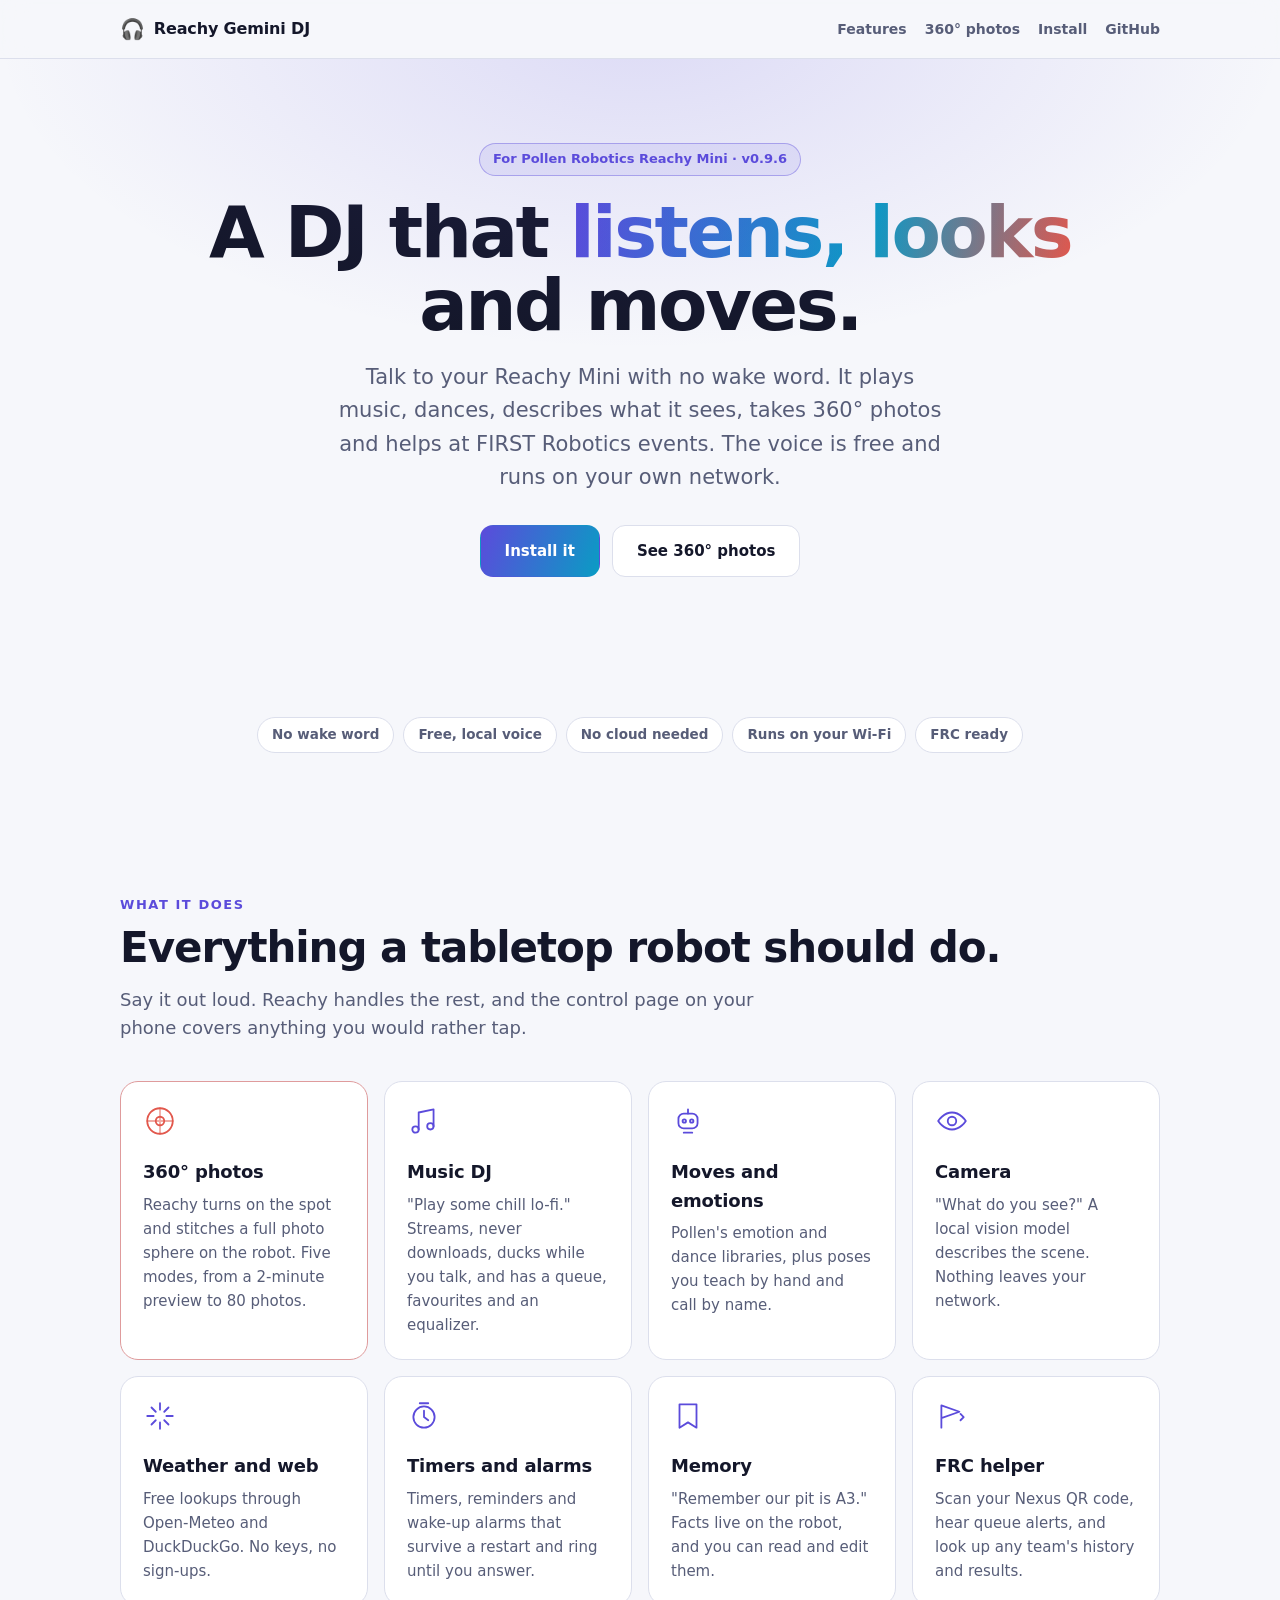
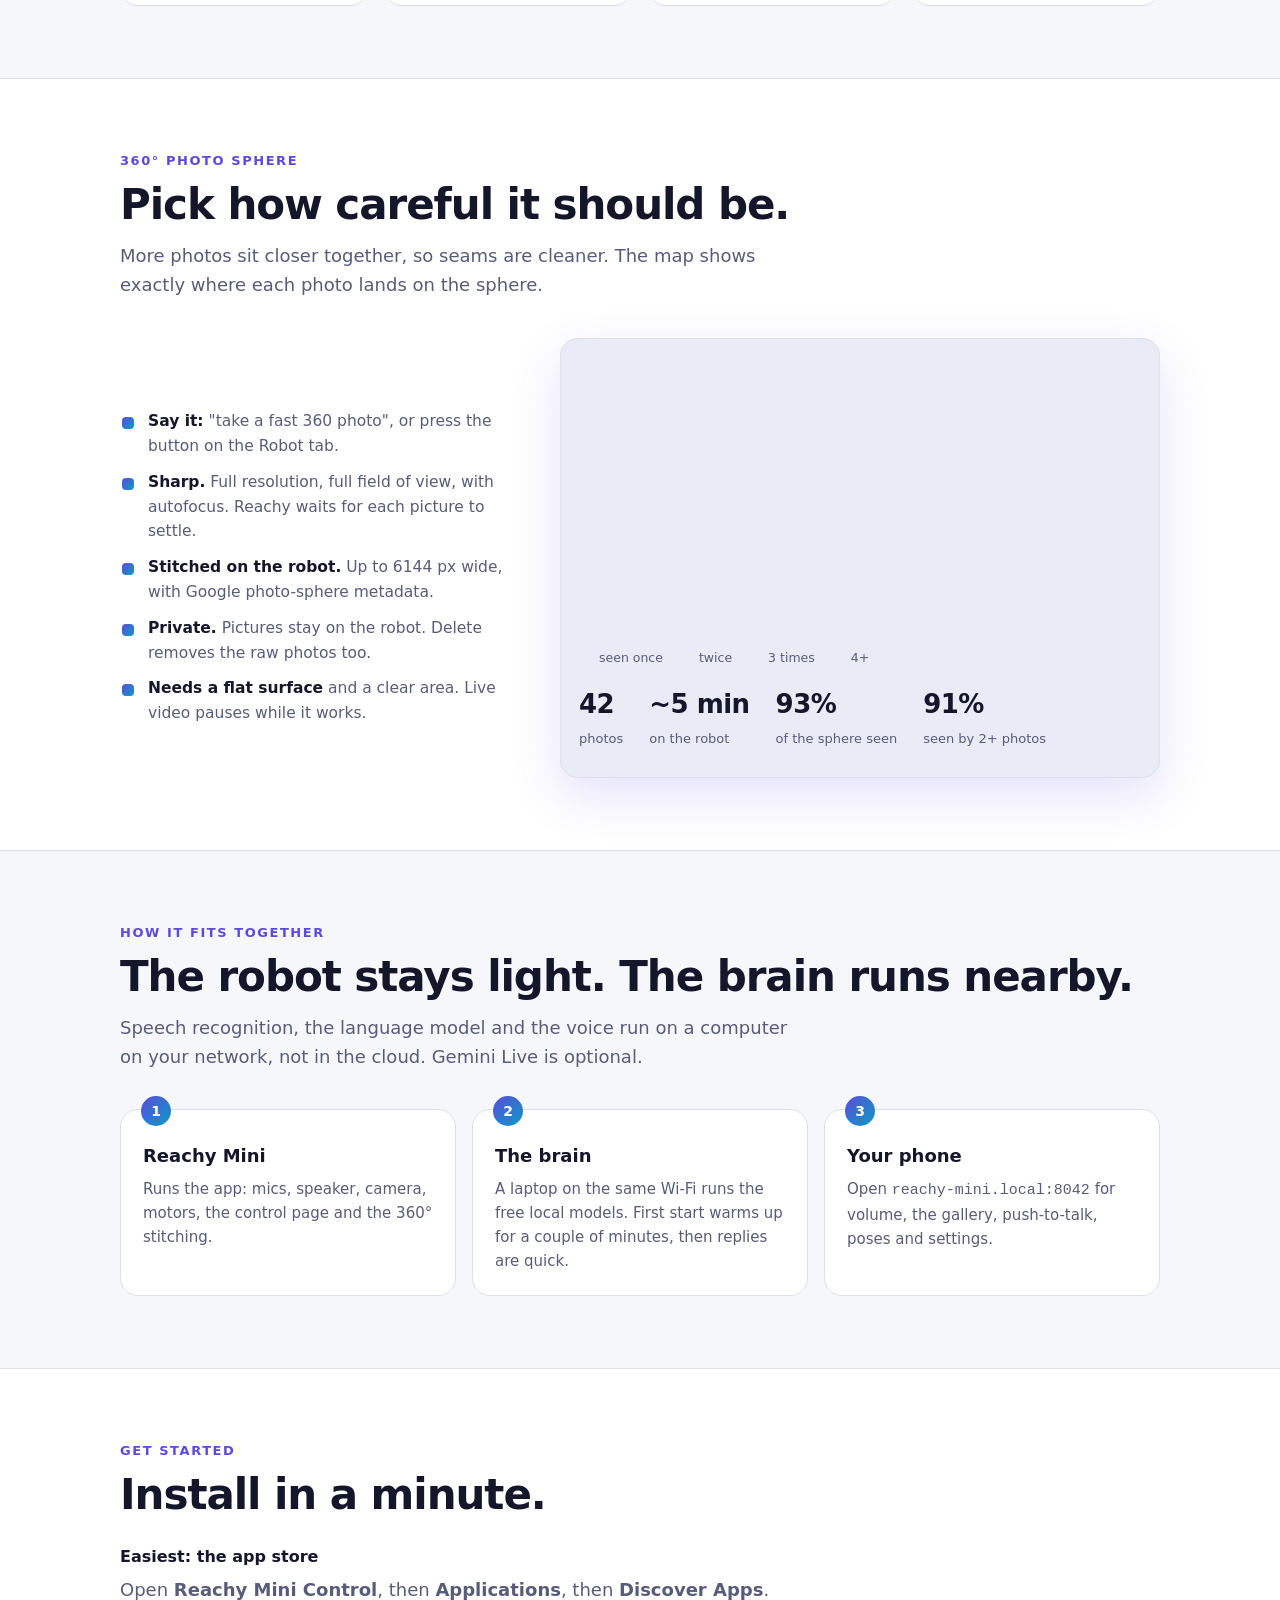
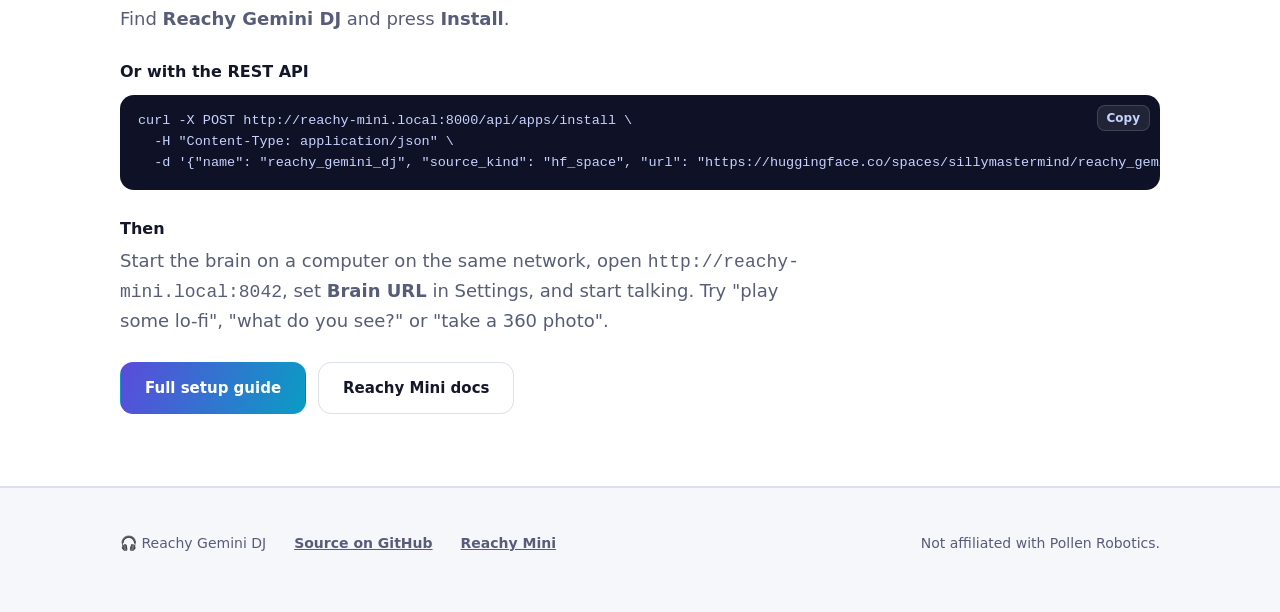
<file: tools/space_page_template.html>
<!DOCTYPE html>
<html lang="en">
<head>
<meta charset="utf-8">
<meta name="viewport" content="width=device-width, initial-scale=1">
<title>Reachy Gemini DJ</title>
<meta name="description" content="A voice DJ, 360° photographer and helper for the Pollen Robotics Reachy Mini. Free local voice, no wake word.">
<style>
:root{
  --bg:#f6f7fb; --bg2:#ffffff; --ink:#14172a; --mute:#575d78; --line:#dcdfec; --card:#ffffff;
  --a1:#5b4bdb; --a2:#0a9cc4; --a3:#e2574c; --glow:rgba(91,75,219,.16);
  --code:#0f1226; --codeink:#c7d2fe; --map:#e9ecf7; --maplines:rgba(20,23,42,.10);
}
@media (prefers-color-scheme:dark){
  :root{
    --bg:#090b14; --bg2:#0e1120; --ink:#eceffd; --mute:#9aa1c2; --line:#222741; --card:#121629;
    --a1:#8b7dff; --a2:#33c6ee; --a3:#ff7a6e; --glow:rgba(139,125,255,.20);
    --code:#070914; --codeink:#b8c4ff; --map:#0b0e1c; --maplines:rgba(236,239,253,.09);
  }
}
*{box-sizing:border-box} html{scroll-behavior:smooth}
@media (prefers-reduced-motion:reduce){html{scroll-behavior:auto}*{animation:none!important;transition:none!important}}
body{margin:0;background:var(--bg);color:var(--ink);font:16px/1.6 system-ui,-apple-system,"Segoe UI",Roboto,sans-serif;-webkit-font-smoothing:antialiased}
a{color:var(--a1)} a:hover{text-decoration:none}
:focus-visible{outline:3px solid var(--a2);outline-offset:3px;border-radius:6px}
.wrap{max-width:1080px;margin:0 auto;padding:0 20px}
/* nav */
nav{position:sticky;top:0;z-index:5;backdrop-filter:blur(14px);background:color-mix(in srgb,var(--bg) 82%,transparent);border-bottom:1px solid var(--line)}
nav .wrap{display:flex;align-items:center;gap:20px;height:58px}
.brand{font-weight:800;letter-spacing:-.01em;color:var(--ink);text-decoration:none;display:flex;align-items:center;gap:9px}
.brand i{font-style:normal;font-size:20px}
nav .links{margin-left:auto;display:flex;gap:18px;font-size:14px}
nav .links a{color:var(--mute);text-decoration:none;font-weight:600} nav .links a:hover{color:var(--ink)}
@media(max-width:560px){nav .links a:nth-child(-n+2){display:none}}
/* hero */
.hero{position:relative;overflow:hidden;padding:84px 0 70px;text-align:center}
.hero:before{content:"";position:absolute;inset:-40% -10% auto;height:120%;background:radial-gradient(60% 50% at 50% 30%,var(--glow),transparent 70%);pointer-events:none}
.pill{display:inline-block;font-size:13px;font-weight:700;color:var(--a1);border:1px solid color-mix(in srgb,var(--a1) 40%,transparent);padding:5px 13px;border-radius:99px;background:color-mix(in srgb,var(--a1) 9%,transparent)}
h1{font-size:clamp(38px,7vw,72px);line-height:1.02;letter-spacing:-.035em;margin:20px auto 18px;max-width:19ch;font-weight:850}
h1 span{background:linear-gradient(100deg,var(--a1),var(--a2) 60%,var(--a3));-webkit-background-clip:text;background-clip:text;color:transparent}
.lede{font-size:clamp(17px,2.2vw,21px);color:var(--mute);max-width:46ch;margin:0 auto 30px}
.cta{display:flex;gap:12px;justify-content:center;flex-wrap:wrap}
.btn{display:inline-flex;align-items:center;gap:8px;padding:13px 24px;border-radius:13px;font-weight:700;text-decoration:none;font-size:15px;border:1px solid var(--line);color:var(--ink);background:var(--card);transition:transform .15s,box-shadow .15s}
.btn:hover{transform:translateY(-2px);box-shadow:0 10px 26px var(--glow)}
.btn.main{background:linear-gradient(110deg,var(--a1),var(--a2));color:#fff;border-color:transparent}
.eq{display:flex;gap:5px;align-items:flex-end;justify-content:center;height:64px;margin:46px auto 0}
.eq b{width:7px;border-radius:4px;background:linear-gradient(var(--a2),var(--a1));animation:bar 1.3s ease-in-out infinite;transform-origin:bottom}
@keyframes bar{0%,100%{transform:scaleY(.25)}50%{transform:scaleY(1)}}
.chips{display:flex;flex-wrap:wrap;gap:9px;justify-content:center;margin-top:30px}
.chips span{font-size:13.5px;font-weight:600;color:var(--mute);border:1px solid var(--line);border-radius:99px;padding:6px 14px;background:var(--card)}
/* sections */
section{padding:72px 0}
.alt{background:var(--bg2);border-block:1px solid var(--line)}
.eyebrow{font-size:13px;font-weight:800;letter-spacing:.12em;text-transform:uppercase;color:var(--a1)}
h2{font-size:clamp(28px,4.4vw,42px);line-height:1.1;letter-spacing:-.025em;margin:10px 0 14px;font-weight:820}
.sub{color:var(--mute);max-width:60ch;font-size:18px;margin:0 0 38px}
.grid{display:grid;grid-template-columns:repeat(auto-fill,minmax(235px,1fr));gap:16px}
.card{background:var(--card);border:1px solid var(--line);border-radius:18px;padding:22px;transition:transform .18s,box-shadow .18s,border-color .18s}
.card:hover{transform:translateY(-3px);box-shadow:0 14px 34px var(--glow);border-color:color-mix(in srgb,var(--a1) 45%,var(--line))}
.card svg{width:34px;height:34px;stroke:var(--a1);fill:none;stroke-width:1.7;stroke-linecap:round;stroke-linejoin:round;margin-bottom:12px}
.card h3{margin:0 0 6px;font-size:18px;letter-spacing:-.01em}
.card p{margin:0;color:var(--mute);font-size:15px}
.card.hot{border-color:color-mix(in srgb,var(--a3) 50%,var(--line))} .card.hot svg{stroke:var(--a3)}
/* 360 */
.pano{display:grid;grid-template-columns:minmax(0,1fr) minmax(0,1.5fr);gap:40px;align-items:center}
@media(max-width:860px){.pano{grid-template-columns:1fr}}
.modes{display:flex;flex-wrap:wrap;gap:8px;margin:0 0 16px}
.modes button{font:inherit;font-weight:700;font-size:14px;padding:9px 15px;border-radius:11px;border:1px solid var(--line);background:var(--card);color:var(--mute);cursor:pointer;transition:all .15s}
.modes button:hover{color:var(--ink);border-color:var(--a1)}
.modes button[aria-checked=true]{background:linear-gradient(110deg,var(--a1),var(--a2));color:#fff;border-color:transparent}
.mapbox{background:var(--map);border:1px solid var(--line);border-radius:18px;padding:14px;box-shadow:0 18px 50px var(--glow)}
canvas{display:block;width:100%;height:auto;border-radius:10px}
.legend{display:flex;gap:16px;flex-wrap:wrap;font-size:12.5px;color:var(--mute);margin:10px 4px 0}.legend span{display:flex;align-items:center;gap:6px}.legend i{width:14px;height:14px;border-radius:4px;display:inline-block}
.stats{display:flex;gap:26px;flex-wrap:wrap;margin:16px 4px 2px}
.stats div b{display:block;font-size:26px;letter-spacing:-.02em;font-variant-numeric:tabular-nums}
.stats div span{font-size:13px;color:var(--mute)}
.note{font-size:13.5px;color:var(--mute);margin:12px 4px 0}
.facts{list-style:none;padding:0;margin:20px 0 0;display:grid;gap:11px}
.facts li{padding-left:28px;position:relative;color:var(--mute);font-size:15.5px}
.facts li:before{content:"";position:absolute;left:2px;top:.5em;width:12px;height:12px;border-radius:4px;background:linear-gradient(135deg,var(--a1),var(--a2))}
.facts b{color:var(--ink)}
/* how */
.steps{display:grid;grid-template-columns:repeat(auto-fit,minmax(250px,1fr));gap:16px;counter-reset:s}
.step{position:relative;background:var(--card);border:1px solid var(--line);border-radius:18px;padding:26px 22px 22px}
.step:before{counter-increment:s;content:counter(s);position:absolute;top:-14px;left:20px;width:30px;height:30px;border-radius:50%;background:linear-gradient(135deg,var(--a1),var(--a2));color:#fff;font-weight:800;display:grid;place-items:center;font-size:14px}
.step h3{margin:6px 0 6px;font-size:18px} .step p{margin:0;color:var(--mute);font-size:15px}
/* install */
.code{position:relative;background:var(--code);color:var(--codeink);border-radius:14px;padding:16px 56px 16px 18px;font:13.5px/1.55 ui-monospace,SFMono-Regular,Menlo,Consolas,monospace;overflow-x:auto;margin:10px 0 18px;white-space:pre}
.copy{position:absolute;right:10px;top:10px;font:600 12px system-ui;color:var(--codeink);background:rgba(255,255,255,.08);border:1px solid rgba(255,255,255,.14);border-radius:8px;padding:5px 9px;cursor:pointer}
.copy:hover{background:rgba(255,255,255,.16)}
.inst h3{margin:26px 0 0;font-size:16px}
footer{padding:44px 0 60px;color:var(--mute);font-size:14px;border-top:1px solid var(--line)}
footer .wrap{display:flex;flex-wrap:wrap;gap:12px 28px;align-items:center}
footer a{color:var(--mute);font-weight:600} footer .r{margin-left:auto}
</style>
</head>
<body>
<nav><div class="wrap">
  <a class="brand" href="#top"><i>🎧</i> Reachy Gemini DJ</a>
  <div class="links"><a href="#features">Features</a><a href="#photos">360° photos</a><a href="#install">Install</a><a href="https://github.com/erikb-lab/reachy_gemini_dj" target="_blank" rel="noopener noreferrer">GitHub</a></div>
</div></nav>

<header class="hero" id="top"><div class="wrap">
  <span class="pill">For Pollen Robotics Reachy Mini · v0.9.6</span>
  <h1>A DJ that <span>listens, looks</span> and moves.</h1>
  <p class="lede">Talk to your Reachy Mini with no wake word. It plays music, dances, describes what it sees, takes 360° photos and helps at FIRST Robotics events. The voice is free and runs on your own network.</p>
  <div class="cta"><a class="btn main" href="#install">Install it</a><a class="btn" href="#photos">See 360° photos</a></div>
  <div class="eq" aria-hidden="true"></div>
  <div class="chips"><span>No wake word</span><span>Free, local voice</span><span>No cloud needed</span><span>Runs on your Wi-Fi</span><span>FRC ready</span></div>
</div></header>

<section id="features"><div class="wrap">
  <div class="eyebrow">What it does</div>
  <h2>Everything a tabletop robot should do.</h2>
  <p class="sub">Say it out loud. Reachy handles the rest, and the control page on your phone covers anything you would rather tap.</p>
  <div class="grid">
    <div class="card hot"><svg viewBox="0 0 32 32"><circle cx="16" cy="16" r="12"/><circle cx="16" cy="16" r="4"/><path d="M4 16h24M16 4v24" opacity=".5"/></svg><h3>360° photos</h3><p>Reachy turns on the spot and stitches a full photo sphere on the robot. Five modes, from a 2-minute preview to 80 photos.</p></div>
    <div class="card"><svg viewBox="0 0 32 32"><path d="M11 24V8l14-3v16"/><circle cx="8" cy="24" r="3"/><circle cx="22" cy="21" r="3"/></svg><h3>Music DJ</h3><p>"Play some chill lo-fi." Streams, never downloads, ducks while you talk, and has a queue, favourites and an equalizer.</p></div>
    <div class="card"><svg viewBox="0 0 32 32"><rect x="7" y="9" width="18" height="14" rx="5"/><circle cx="12.5" cy="16" r="1.6"/><circle cx="19.5" cy="16" r="1.6"/><path d="M16 9V5M12 27h8"/></svg><h3>Moves and emotions</h3><p>Pollen's emotion and dance libraries, plus poses you teach by hand and call by name.</p></div>
    <div class="card"><svg viewBox="0 0 32 32"><path d="M3 16s5-8 13-8 13 8 13 8-5 8-13 8S3 16 3 16z"/><circle cx="16" cy="16" r="4"/></svg><h3>Camera</h3><p>"What do you see?" A local vision model describes the scene. Nothing leaves your network.</p></div>
    <div class="card"><svg viewBox="0 0 32 32"><path d="M16 4v6M16 22v6M4 16h6M22 16h6M8 8l4 4M20 20l4 4M24 8l-4 4M12 20l-4 4"/></svg><h3>Weather and web</h3><p>Free lookups through Open-Meteo and DuckDuckGo. No keys, no sign-ups.</p></div>
    <div class="card"><svg viewBox="0 0 32 32"><circle cx="16" cy="17" r="10"/><path d="M16 11v6l4 3M12 4h8"/></svg><h3>Timers and alarms</h3><p>Timers, reminders and wake-up alarms that survive a restart and ring until you answer.</p></div>
    <div class="card"><svg viewBox="0 0 32 32"><path d="M8 5h16v22l-8-5-8 5z"/></svg><h3>Memory</h3><p>"Remember our pit is A3." Facts live on the robot, and you can read and edit them.</p></div>
    <div class="card"><svg viewBox="0 0 32 32"><path d="M6 27V6l17 6-17 6M6 27h0"/><path d="M24 14l3 3-3 3"/></svg><h3>FRC helper</h3><p>Scan your Nexus QR code, hear queue alerts, and look up any team's history and results.</p></div>
  </div>
</div></section>

<section id="photos" class="alt"><div class="wrap">
  <div class="eyebrow">360° photo sphere</div>
  <h2>Pick how careful it should be.</h2>
  <p class="sub">More photos sit closer together, so seams are cleaner. The map shows exactly where each photo lands on the sphere.</p>
  <div class="pano">
    <div>
      <div class="modes" role="radiogroup" aria-label="360° photo mode" id="modes"></div>
      <ul class="facts">
        <li><b>Say it:</b> "take a fast 360 photo", or press the button on the Robot tab.</li>
        <li><b>Sharp.</b> Full resolution, full field of view, with autofocus. Reachy waits for each picture to settle.</li>
        <li><b>Stitched on the robot.</b> Up to 6144 px wide, with Google photo-sphere metadata.</li>
        <li><b>Private.</b> Pictures stay on the robot. Delete removes the raw photos too.</li>
        <li><b>Needs a flat surface</b> and a clear area. Live video pauses while it works.</li>
      </ul>
    </div>
    <div class="mapbox">
      <canvas id="map" width="1200" height="600" role="img" aria-label="Map of the sphere, coloured by how many photos see each spot"></canvas>
      <div class="legend" id="legend" aria-hidden="true"><span><i></i>seen once</span><span><i></i>twice</span><span><i></i>3 times</span><span><i></i>4+</span></div>
      <div class="stats" aria-live="polite">
        <div><b id="sShots">42</b><span>photos</span></div>
        <div><b id="sTime">~5 min</b><span>on the robot</span></div>
        <div><b id="sSeen">93%</b><span>of the sphere seen</span></div>
        <div><b id="sTwice">91%</b><span>seen by 2+ photos</span></div>
      </div>
      <p class="note" id="mNote"></p>
    </div>
  </div>
</div></section>

<section id="how"><div class="wrap">
  <div class="eyebrow">How it fits together</div>
  <h2>The robot stays light. The brain runs nearby.</h2>
  <p class="sub">Speech recognition, the language model and the voice run on a computer on your network, not in the cloud. Gemini Live is optional.</p>
  <div class="steps">
    <div class="step"><h3>Reachy Mini</h3><p>Runs the app: mics, speaker, camera, motors, the control page and the 360° stitching.</p></div>
    <div class="step"><h3>The brain</h3><p>A laptop on the same Wi-Fi runs the free local models. First start warms up for a couple of minutes, then replies are quick.</p></div>
    <div class="step"><h3>Your phone</h3><p>Open <code>reachy-mini.local:8042</code> for volume, the gallery, push-to-talk, poses and settings.</p></div>
  </div>
</div></section>

<section id="install" class="alt inst"><div class="wrap">
  <div class="eyebrow">Get started</div>
  <h2>Install in a minute.</h2>
  <h3>Easiest: the app store</h3>
  <p class="sub" style="margin:6px 0 0">Open <b>Reachy Mini Control</b>, then <b>Applications</b>, then <b>Discover Apps</b>. Find <b>Reachy Gemini DJ</b> and press <b>Install</b>.</p>
  <h3>Or with the REST API</h3>
  <div class="code" data-copy>curl -X POST http://reachy-mini.local:8000/api/apps/install \
  -H "Content-Type: application/json" \
  -d '{"name": "reachy_gemini_dj", "source_kind": "hf_space", "url": "https://huggingface.co/spaces/sillymastermind/reachy_gemini_dj"}'<button class="copy" type="button">Copy</button></div>
  <h3>Then</h3>
  <p class="sub" style="margin:6px 0 0">Start the brain on a computer on the same network, open <code>http://reachy-mini.local:8042</code>, set <b>Brain URL</b> in Settings, and start talking. Try "play some lo-fi", "what do you see?" or "take a 360 photo".</p>
  <div class="cta" style="justify-content:flex-start;margin-top:26px">
    <a class="btn main" href="https://github.com/erikb-lab/reachy_gemini_dj#readme" target="_blank" rel="noopener noreferrer">Full setup guide</a>
    <a class="btn" href="https://huggingface.co/docs/reachy_mini/en/index" target="_blank" rel="noopener noreferrer">Reachy Mini docs</a>
  </div>
</div></section>

<footer><div class="wrap">
  <span>🎧 Reachy Gemini DJ</span>
  <a href="https://github.com/erikb-lab/reachy_gemini_dj" target="_blank" rel="noopener noreferrer">Source on GitHub</a>
  <a href="https://huggingface.co/docs/reachy_mini/en/index" target="_blank" rel="noopener noreferrer">Reachy Mini</a>
  <span class="r">Not affiliated with Pollen Robotics.</span>
</div></footer>

<script>
(function(){
  // ---- equalizer bars
  var eq=document.querySelector('.eq'),h='';
  for(var i=0;i<40;i++){var m=Math.sin(i/39*Math.PI);h+='<b style="height:'+Math.round(14+m*50)+'px;animation-delay:'+(-(i*0.09)).toFixed(2)+'s;animation-duration:'+(1.0+((i*7)%5)*0.12).toFixed(2)+'s"></b>';}
  eq.innerHTML=h;
  // ---- 360 photo map. SHOTS: one outline per photo, [lon,lat] in degrees (tools/space_shots.py draws them from the app's real plans)
  var SHOTS=/*SHOTS*/;
  var MODES=[
    {id:'ultra_fast',label:'Ultra fast',shots:15,min:'~2 min',seen:93,twice:53,note:'A quick preview. Neighbouring photos barely overlap, so expect visible seams.'},
    {id:'fast',label:'Fast',shots:25,min:'~3 min',seen:93,twice:84,note:'Good for most rooms.'},
    {id:'regular',label:'Regular',shots:42,min:'~5 min',seen:93,twice:91,note:'The default. Photos sit 30° apart around the room.'},
    {id:'slow',label:'Slow',shots:60,min:'~7 min',seen:93,twice:92,note:'Closer photos shrink the steps on near objects such as a floor or a bed.'},
    {id:'ultra_slow',label:'Ultra slow',shots:80,min:'~7 min',seen:93,twice:92,note:'The cleanest result. The picture is 4096 px wide so the robot has enough memory.'}
  ];
  var cv=document.getElementById('map'),cx=cv.getContext('2d'),W=cv.width,H=cv.height,cur='regular';
  function css(v){return getComputedStyle(document.documentElement).getPropertyValue(v).trim();}
  function X(lon){return (lon+180)/360*W;} function Y(lat){return (90-lat)/180*H;}
  var off=document.createElement('canvas');off.width=W;off.height=H;var ox=off.getContext('2d');
  var RAMPS={light:{bg:[233,236,247],c:[[226,87,76],[141,152,236],[91,75,219],[52,38,160],[28,18,100]]},
             dark:{bg:[11,14,28],c:[[255,122,110],[88,104,200],[123,150,255],[170,215,255],[238,250,255]]}};
  function draw(){
    var dark=window.matchMedia('(prefers-color-scheme:dark)').matches,R=RAMPS[dark?'dark':'light'];
    // count how many photos cover each pixel: draw every outline opaque-additively, read the red channel back
    ox.globalCompositeOperation='source-over';ox.fillStyle='#000';ox.fillRect(0,0,W,H);
    ox.globalCompositeOperation='lighter';ox.fillStyle='rgb(30,0,0)';
    SHOTS[cur].forEach(function(p){[-360,0,360].forEach(function(sh){
      var minx=1e9,maxx=-1e9;p.forEach(function(q){var x=X(q[0]+sh);if(x<minx)minx=x;if(x>maxx)maxx=x;});
      if(maxx<0||minx>W)return;
      ox.beginPath();p.forEach(function(q,i){var x=X(q[0]+sh),y=Y(q[1]);i?ox.lineTo(x,y):ox.moveTo(x,y);});ox.closePath();ox.fill();});});
    var img=ox.getImageData(0,0,W,H),d=img.data;
    for(var k=0;k<d.length;k+=4){
      var n=Math.min(5,Math.round(d[k]/30)),c=n?R.c[n-1]:R.bg;d[k]=c[0];d[k+1]=c[1];d[k+2]=c[2];d[k+3]=255;}
    cx.putImageData(img,0,0);
    cx.strokeStyle=css('--maplines');cx.lineWidth=1.5;cx.beginPath();
    for(var lo=-150;lo<=150;lo+=30){cx.moveTo(X(lo),0);cx.lineTo(X(lo),H);}
    for(var la=-60;la<=60;la+=30){cx.moveTo(0,Y(la));cx.lineTo(W,Y(la));}
    cx.stroke();
    cx.fillStyle=css('--mute');cx.font='600 22px system-ui,sans-serif';
    cx.fillText('360\u00b0 around',12,32);cx.fillText('ceiling',W-92,32);cx.fillText('floor',W-74,H-14);
    var lg=document.getElementById('legend');
    if(lg&&!lg.dataset.done){lg.dataset.done=1;}
    [].forEach.call(document.querySelectorAll('#legend i'),function(el,n){var c=R.c[Math.min(n,4)];el.style.background='rgb('+c.join(',')+')';});
  }
  function show(id){
    cur=id;var m=MODES.filter(function(x){return x.id===id;})[0];
    document.getElementById('sShots').textContent=m.shots;document.getElementById('sTime').textContent=m.min;
    document.getElementById('sSeen').textContent=m.seen+'%';document.getElementById('sTwice').textContent=m.twice+'%';
    document.getElementById('mNote').textContent=m.note;
    [].forEach.call(document.querySelectorAll('#modes button'),function(b){b.setAttribute('aria-checked',b.dataset.id===id);b.tabIndex=b.dataset.id===id?0:-1;});
    draw();
  }
  var box=document.getElementById('modes');
  MODES.forEach(function(m){var b=document.createElement('button');b.type='button';b.setAttribute('role','radio');b.dataset.id=m.id;b.textContent=m.label+' · '+m.shots;b.onclick=function(){show(m.id);};box.appendChild(b);});
  box.addEventListener('keydown',function(e){var i=MODES.findIndex(function(x){return x.id===cur;});
    if(e.key==='ArrowRight'||e.key==='ArrowDown')i=(i+1)%MODES.length;else if(e.key==='ArrowLeft'||e.key==='ArrowUp')i=(i+MODES.length-1)%MODES.length;else return;
    e.preventDefault();show(MODES[i].id);box.querySelector('[data-id='+MODES[i].id+']').focus();});
  window.matchMedia('(prefers-color-scheme:dark)').addEventListener('change',draw);
  show('regular');
  // ---- copy buttons
  [].forEach.call(document.querySelectorAll('[data-copy]'),function(el){
    var b=el.querySelector('.copy');b.onclick=function(){
      var t=el.textContent.replace(/Copy$/,'').trim();
      (navigator.clipboard?navigator.clipboard.writeText(t):Promise.reject()).then(function(){b.textContent='Copied';setTimeout(function(){b.textContent='Copy';},1600);},function(){b.textContent='Select + copy';});
    };});
})();
</script>
</body>
</html>
</file>
